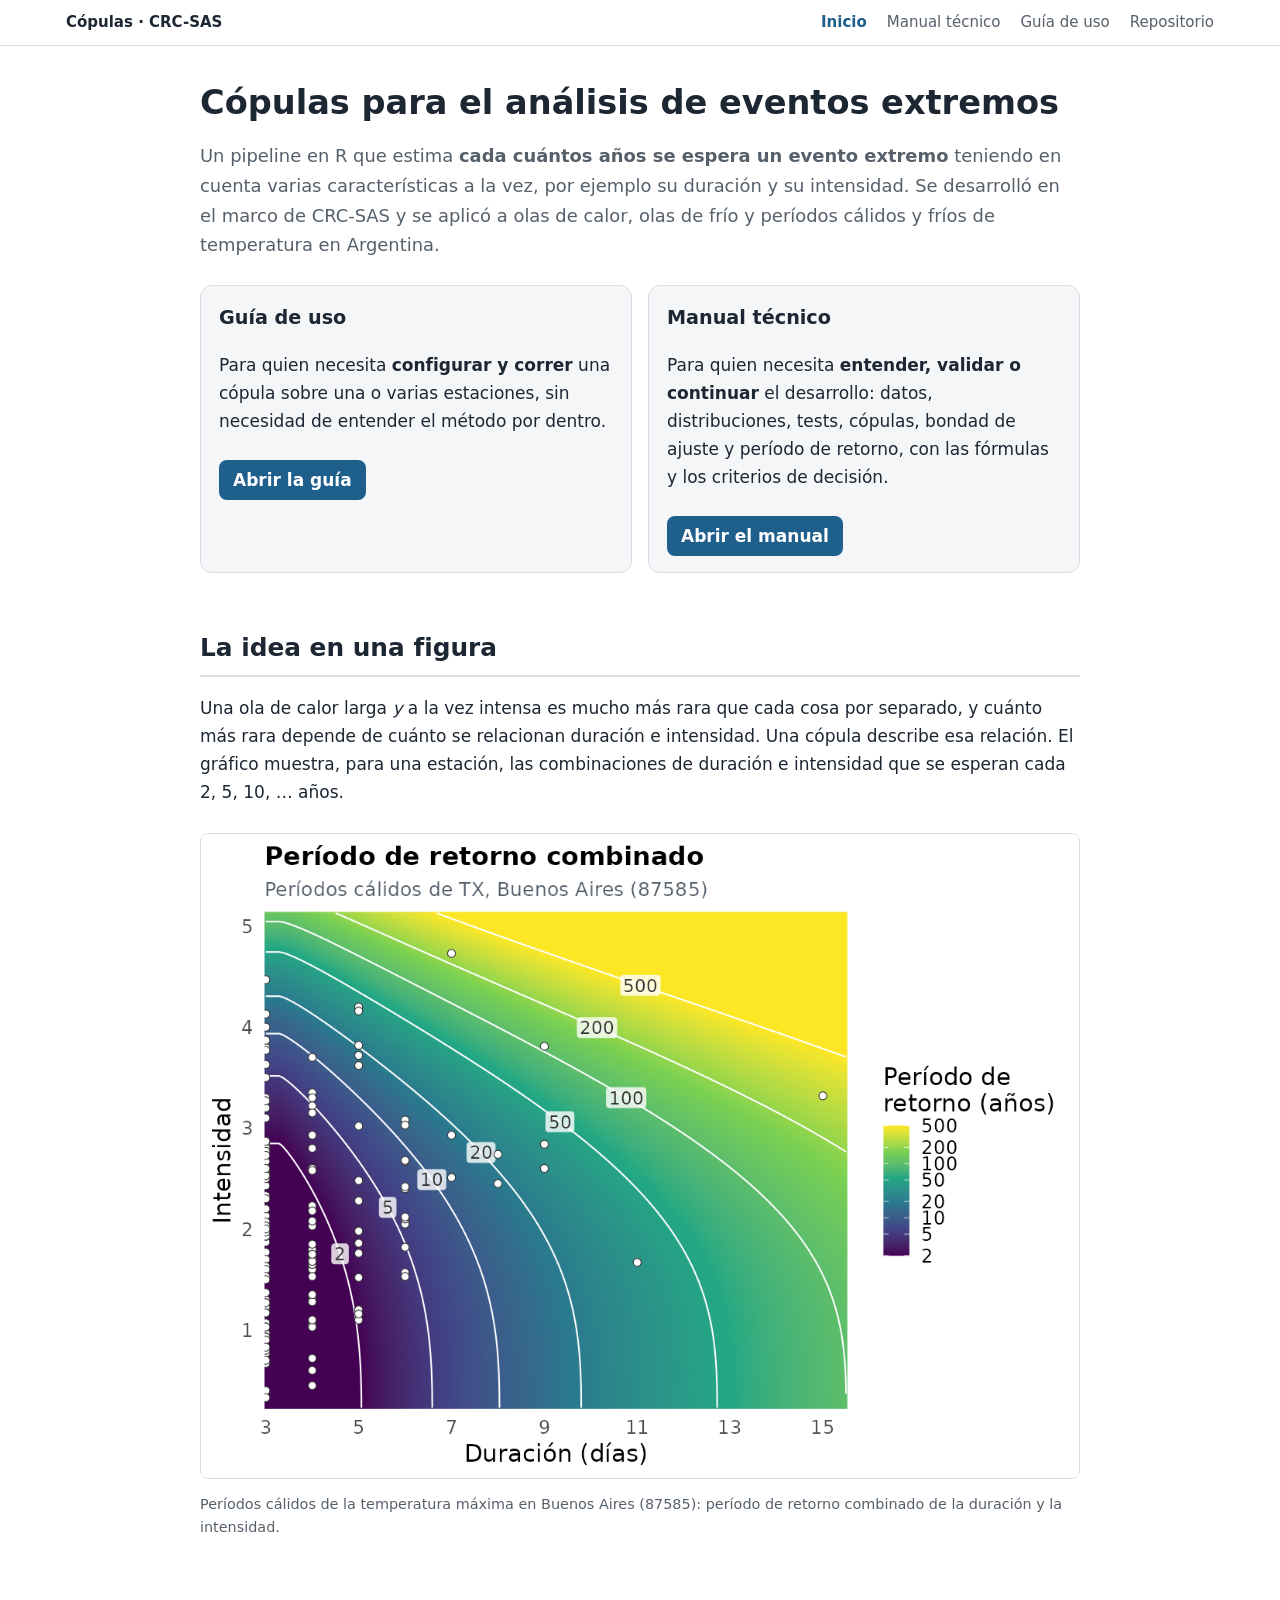
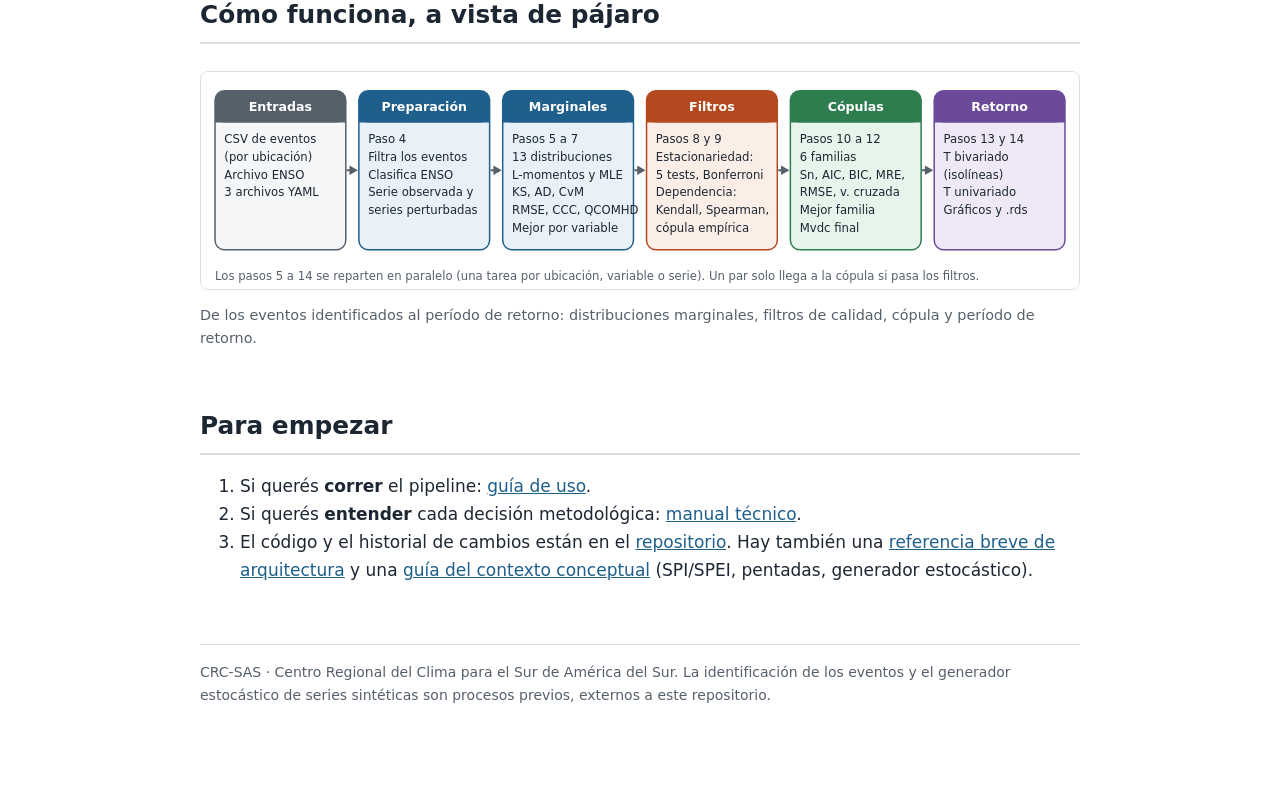
<file: docs/index.html>
<!doctype html>
<html lang="es">
<head>
<meta charset="utf-8">
<meta name="viewport" content="width=device-width, initial-scale=1">
<title>Cópulas para eventos extremos · CRC-SAS</title>
<meta name="description" content="Pipeline de cópulas para estimar el período de retorno combinado de eventos extremos (olas de calor, olas de frío, períodos cálidos y fríos, sequías).">
<link rel="stylesheet" href="assets/estilo.css">
</head>
<body>
<header class="barra"><nav>
  <strong>Cópulas · CRC-SAS</strong>
  <a class="activo" href="index.html">Inicio</a>
  <a href="manual_tecnico.html">Manual técnico</a>
  <a href="guia_de_uso.html">Guía de uso</a>
  <a href="https://github.com/CRC-SAS/copulas">Repositorio</a>
</nav></header>

<div class="pagina">
<main class="solo">
<h1>Cópulas para el análisis de eventos extremos</h1>
<p class="lead">Un pipeline en R que estima <strong>cada cuántos años se espera un evento extremo</strong> teniendo en cuenta varias características a la vez, por ejemplo su duración y su intensidad. Se desarrolló en el marco de CRC-SAS y se aplicó a olas de calor, olas de frío y períodos cálidos y fríos de temperatura en Argentina.</p>

<div class="tarjetas">
  <div class="tarjeta">
    <h3>Guía de uso</h3>
    <p>Para quien necesita <strong>configurar y correr</strong> una cópula sobre una o varias estaciones, sin necesidad de entender el método por dentro.</p>
    <a class="boton" href="guia_de_uso.html">Abrir la guía</a>
  </div>
  <div class="tarjeta">
    <h3>Manual técnico</h3>
    <p>Para quien necesita <strong>entender, validar o continuar</strong> el desarrollo: datos, distribuciones, tests, cópulas, bondad de ajuste y período de retorno, con las fórmulas y los criterios de decisión.</p>
    <a class="boton" href="manual_tecnico.html">Abrir el manual</a>
  </div>
</div>

<h2>La idea en una figura</h2>
<p>Una ola de calor larga <em>y</em> a la vez intensa es mucho más rara que cada cosa por separado, y cuánto más rara depende de cuánto se relacionan duración e intensidad. Una cópula describe esa relación. El gráfico muestra, para una estación, las combinaciones de duración e intensidad que se esperan cada 2, 5, 10, … años.</p>
<figure>
  <img src="assets/img/caso_isolineas_calor.png" alt="Isolíneas de período de retorno combinado en Buenos Aires">
  <figcaption>Períodos cálidos de la temperatura máxima en Buenos Aires (87585): período de retorno combinado de la duración y la intensidad.</figcaption>
</figure>

<h2>Cómo funciona, a vista de pájaro</h2>
<figure>
  <img src="assets/img/flujo_pipeline.svg" alt="Flujo del pipeline en seis etapas">
  <figcaption>De los eventos identificados al período de retorno: distribuciones marginales, filtros de calidad, cópula y período de retorno.</figcaption>
</figure>

<h2>Para empezar</h2>
<ol>
  <li>Si querés <strong>correr</strong> el pipeline: <a href="guia_de_uso.html">guía de uso</a>.</li>
  <li>Si querés <strong>entender</strong> cada decisión metodológica: <a href="manual_tecnico.html">manual técnico</a>.</li>
  <li>El código y el historial de cambios están en el <a href="https://github.com/CRC-SAS/copulas">repositorio</a>. Hay también una <a href="https://github.com/CRC-SAS/copulas/blob/master/docs/arquitectura.md">referencia breve de arquitectura</a> y una <a href="https://github.com/CRC-SAS/copulas/blob/master/docs/guia_video.md">guía del contexto conceptual</a> (SPI/SPEI, pentadas, generador estocástico).</li>
</ol>

<p class="pie">CRC-SAS · Centro Regional del Clima para el Sur de América del Sur. La identificación de los eventos y el generador estocástico de series sintéticas son procesos previos, externos a este repositorio.</p>
</main>
</div>
</body>
</html>
</file>
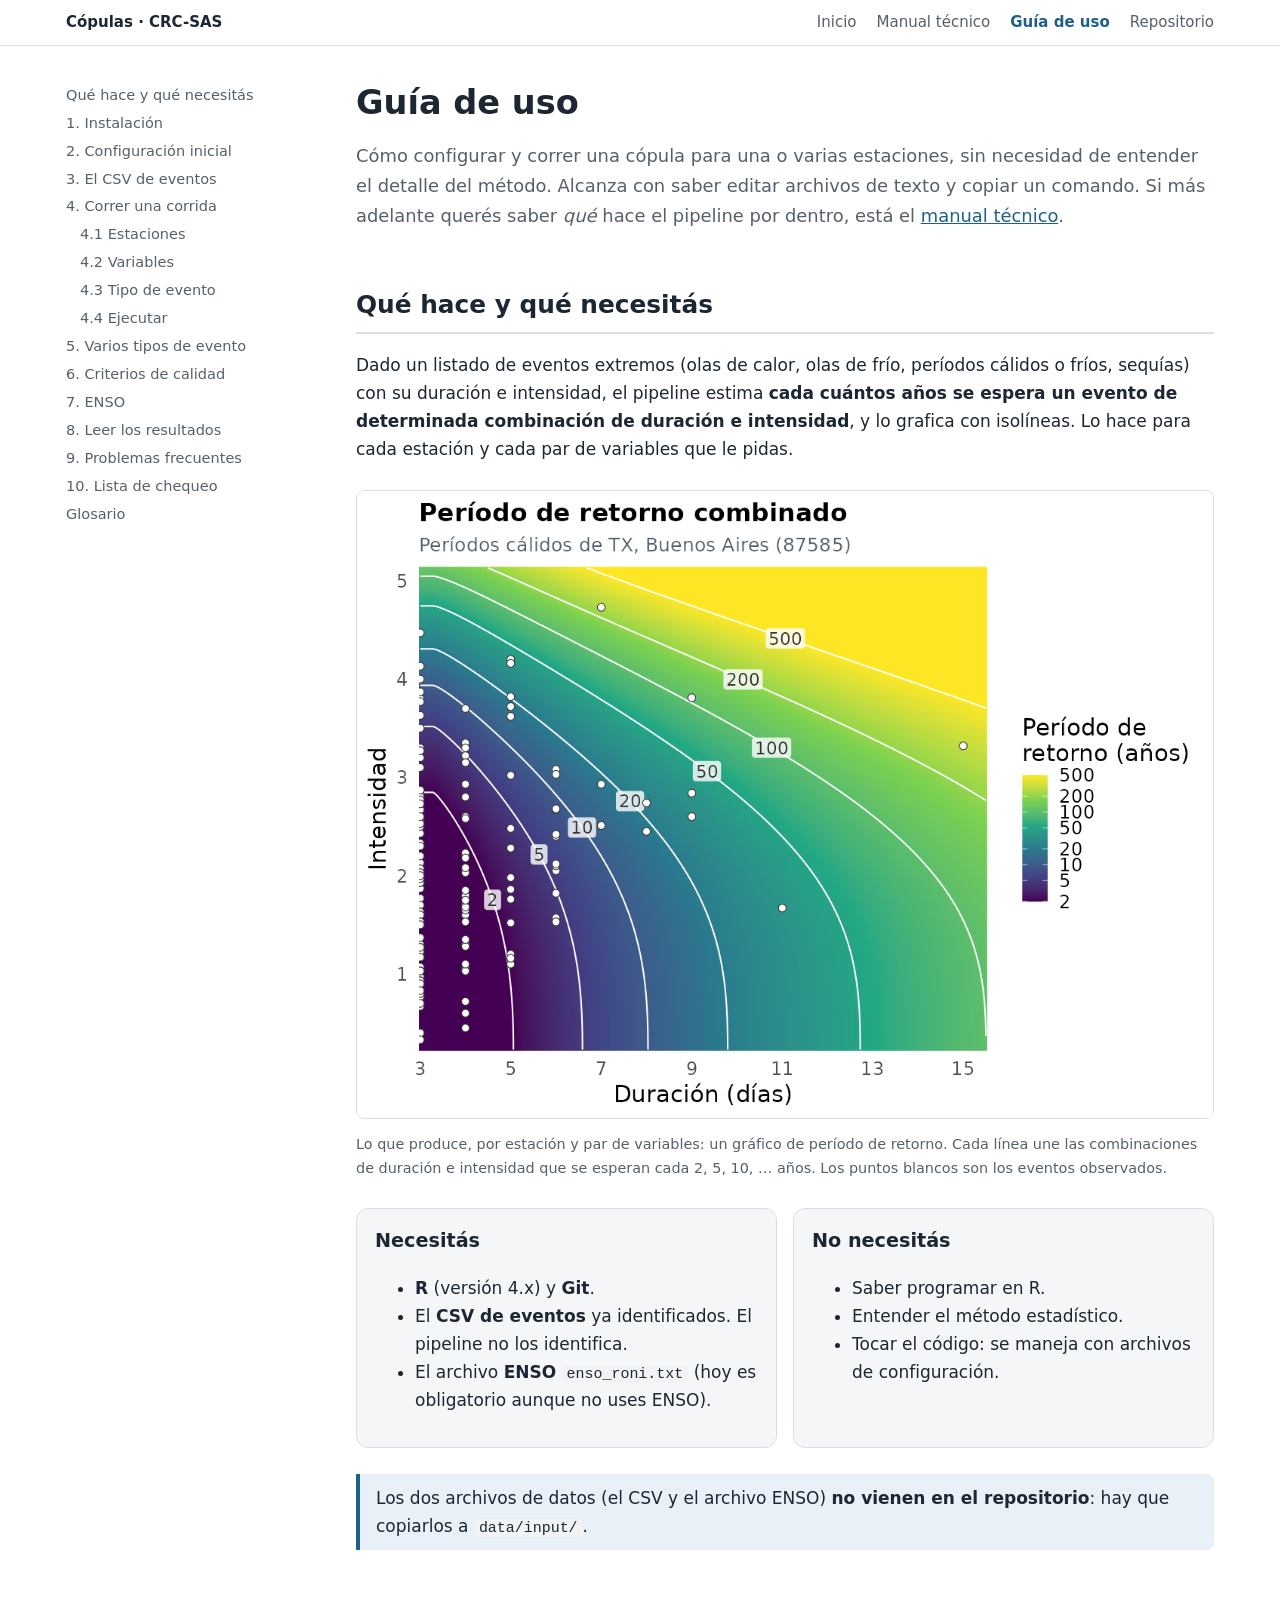
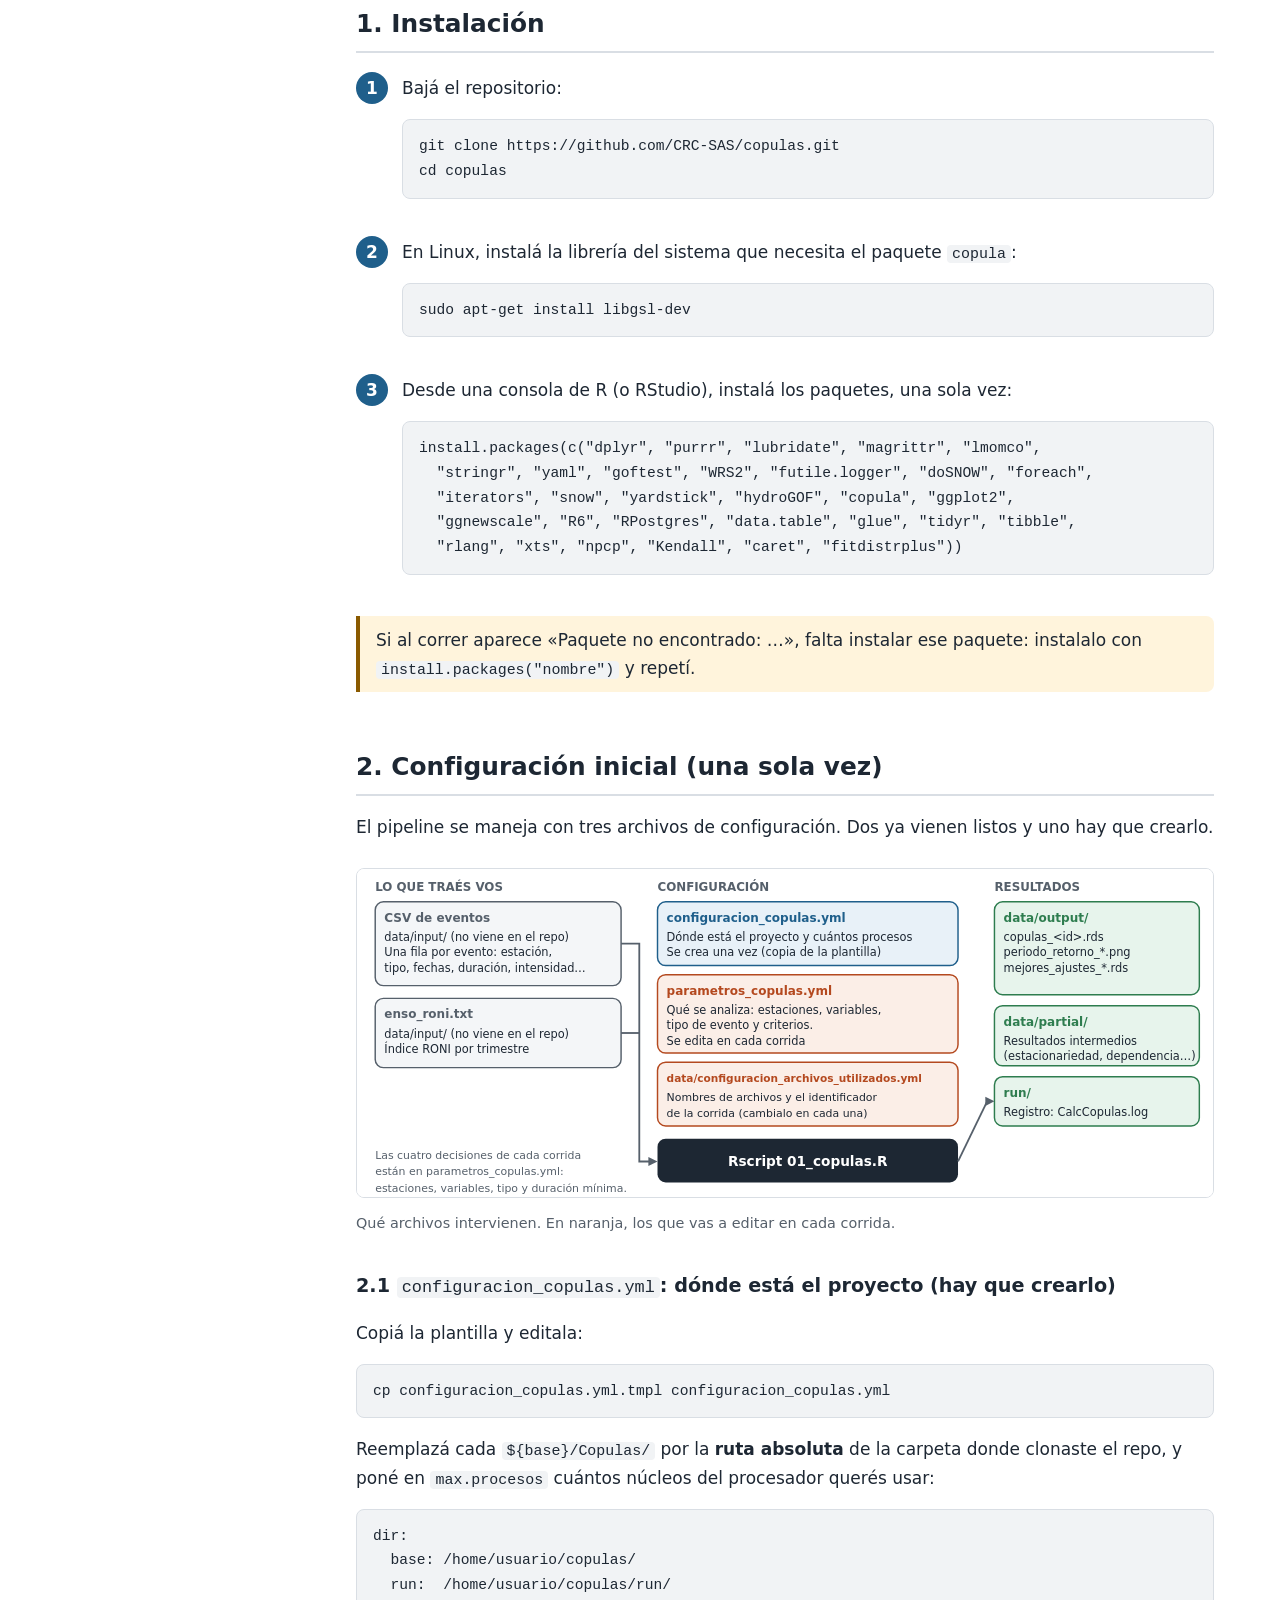
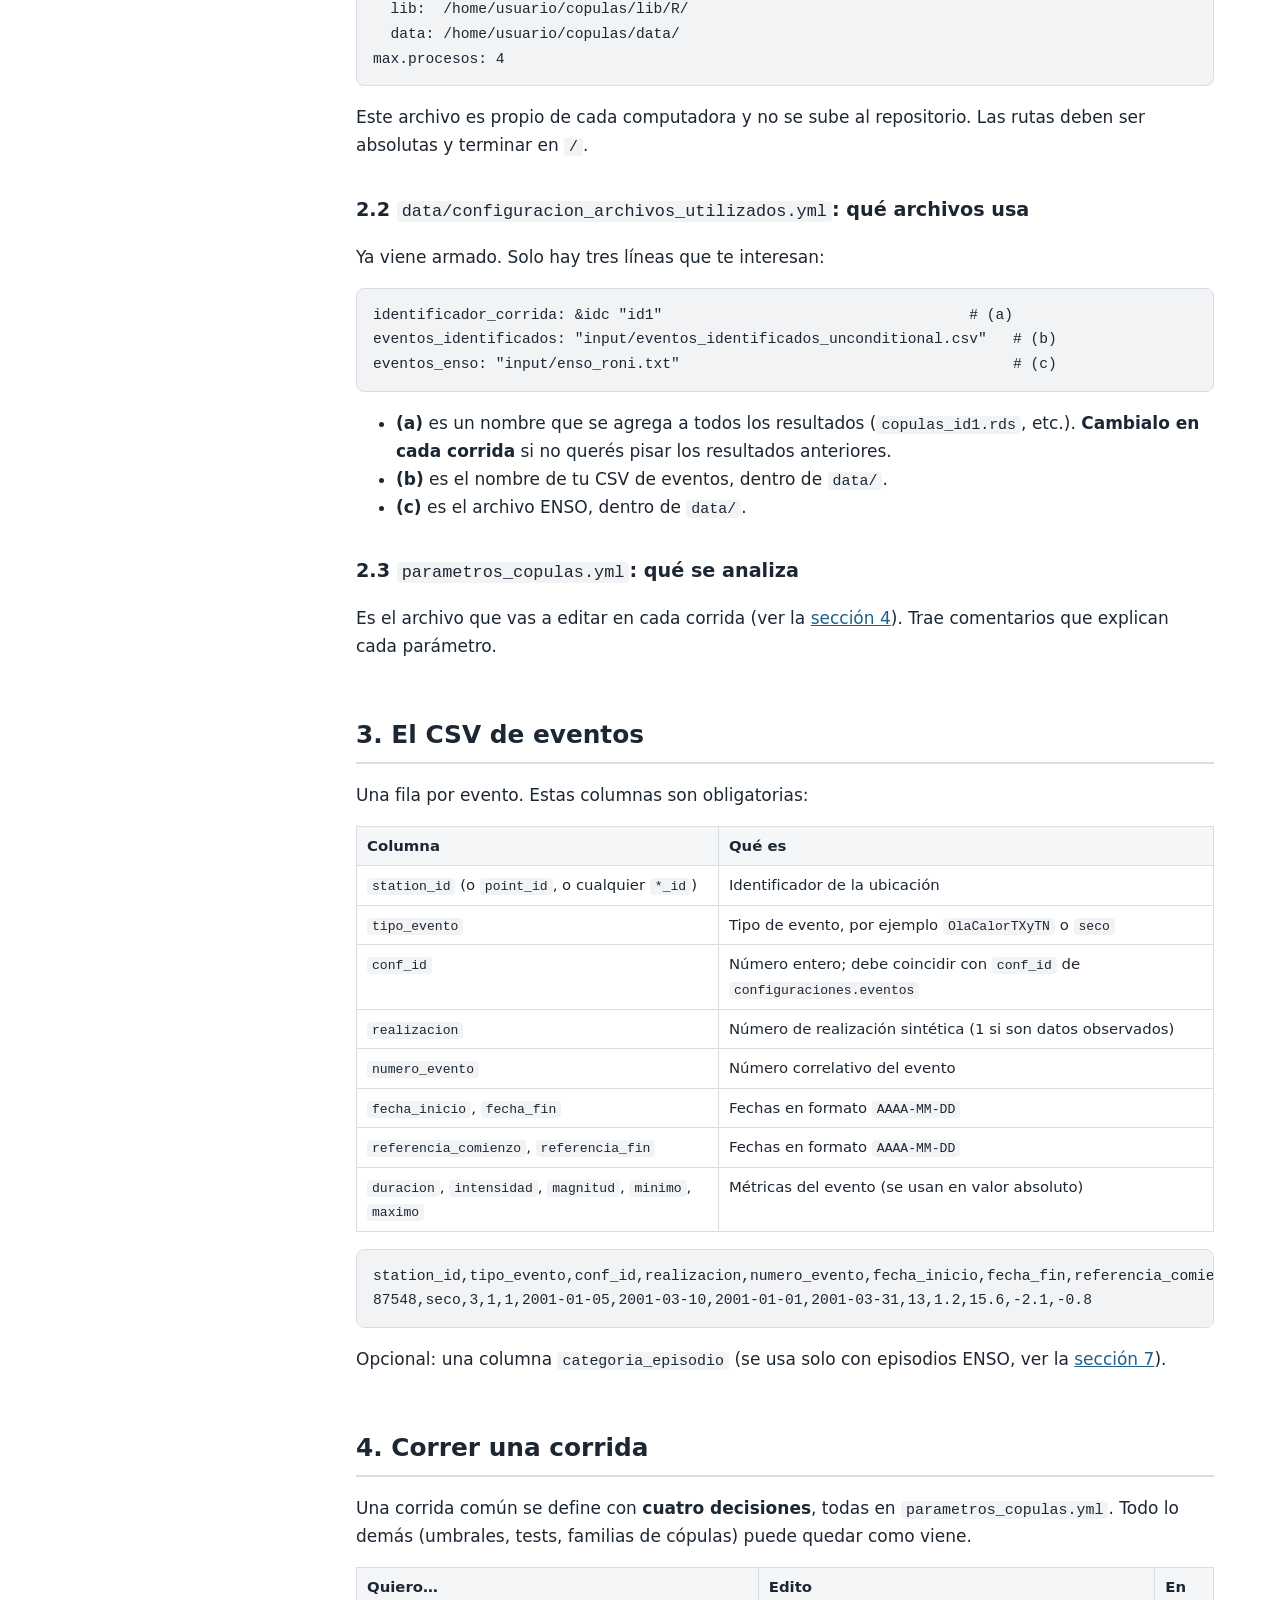
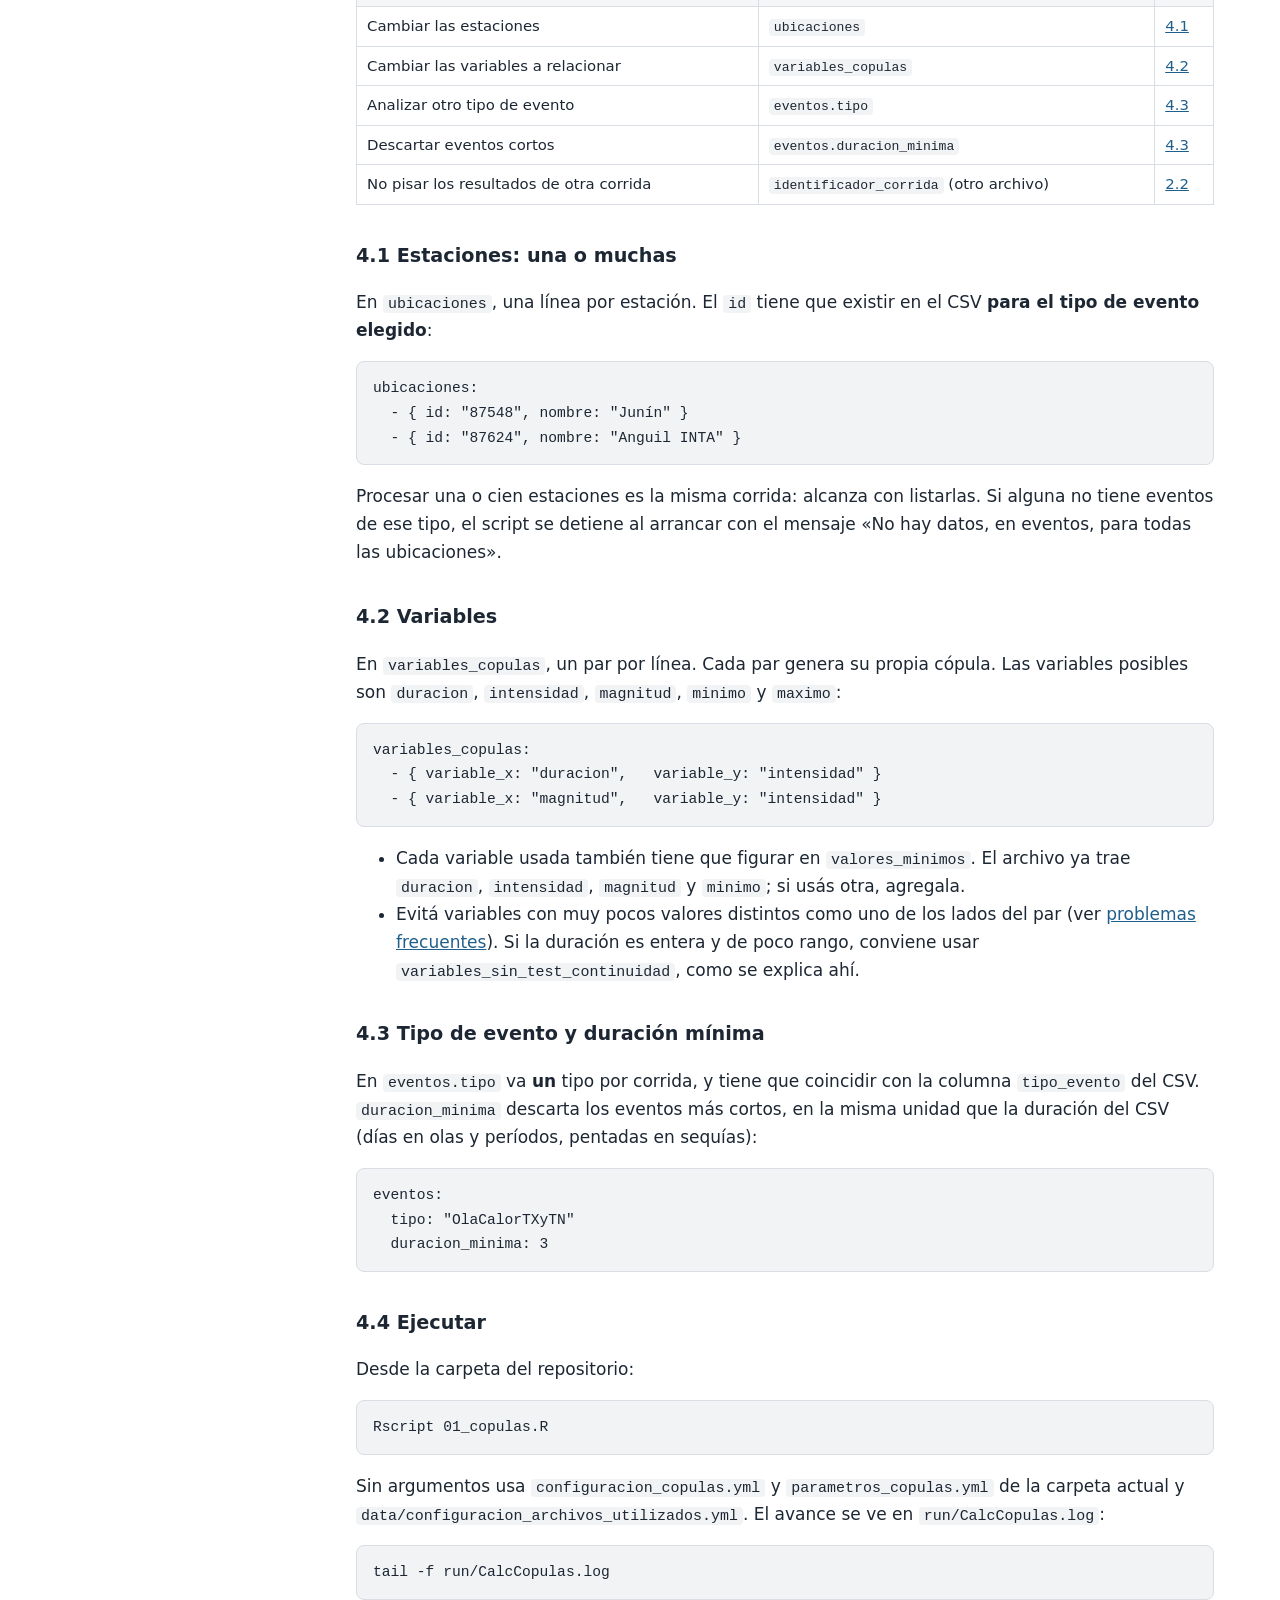
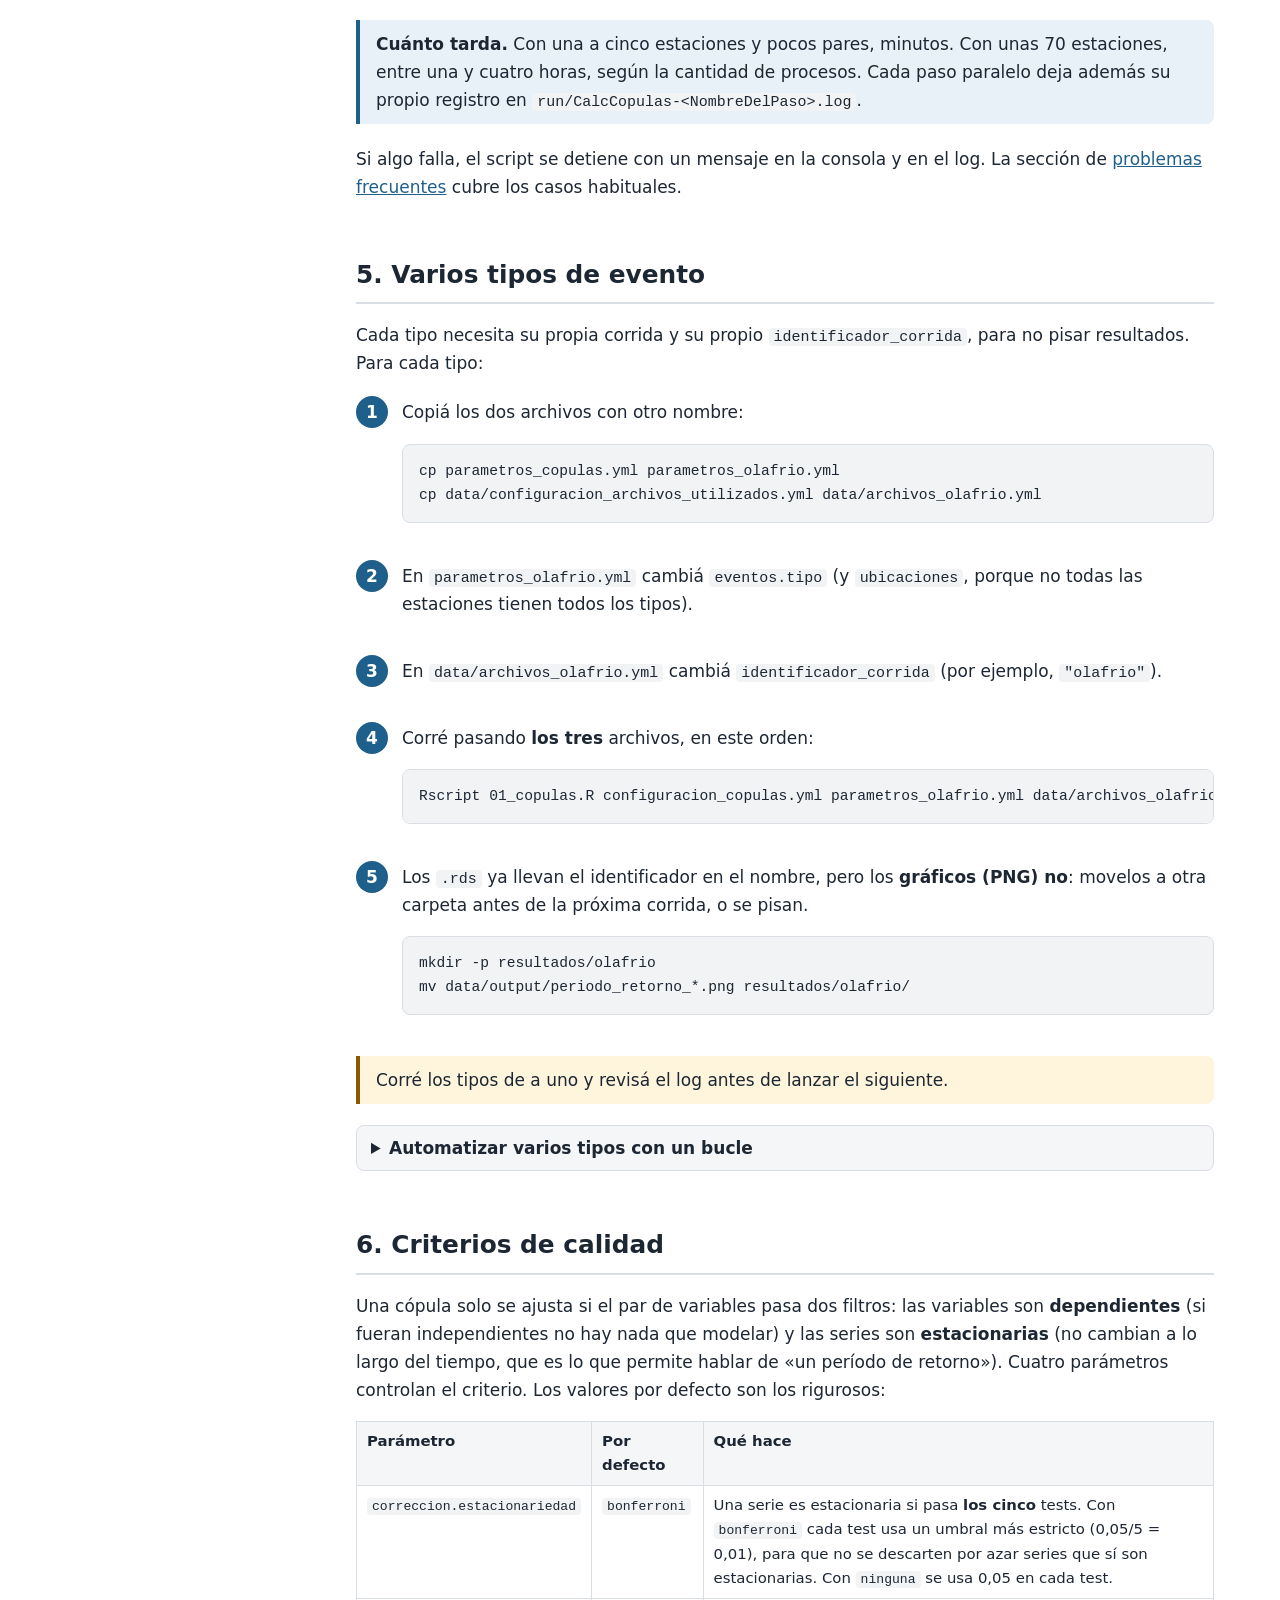
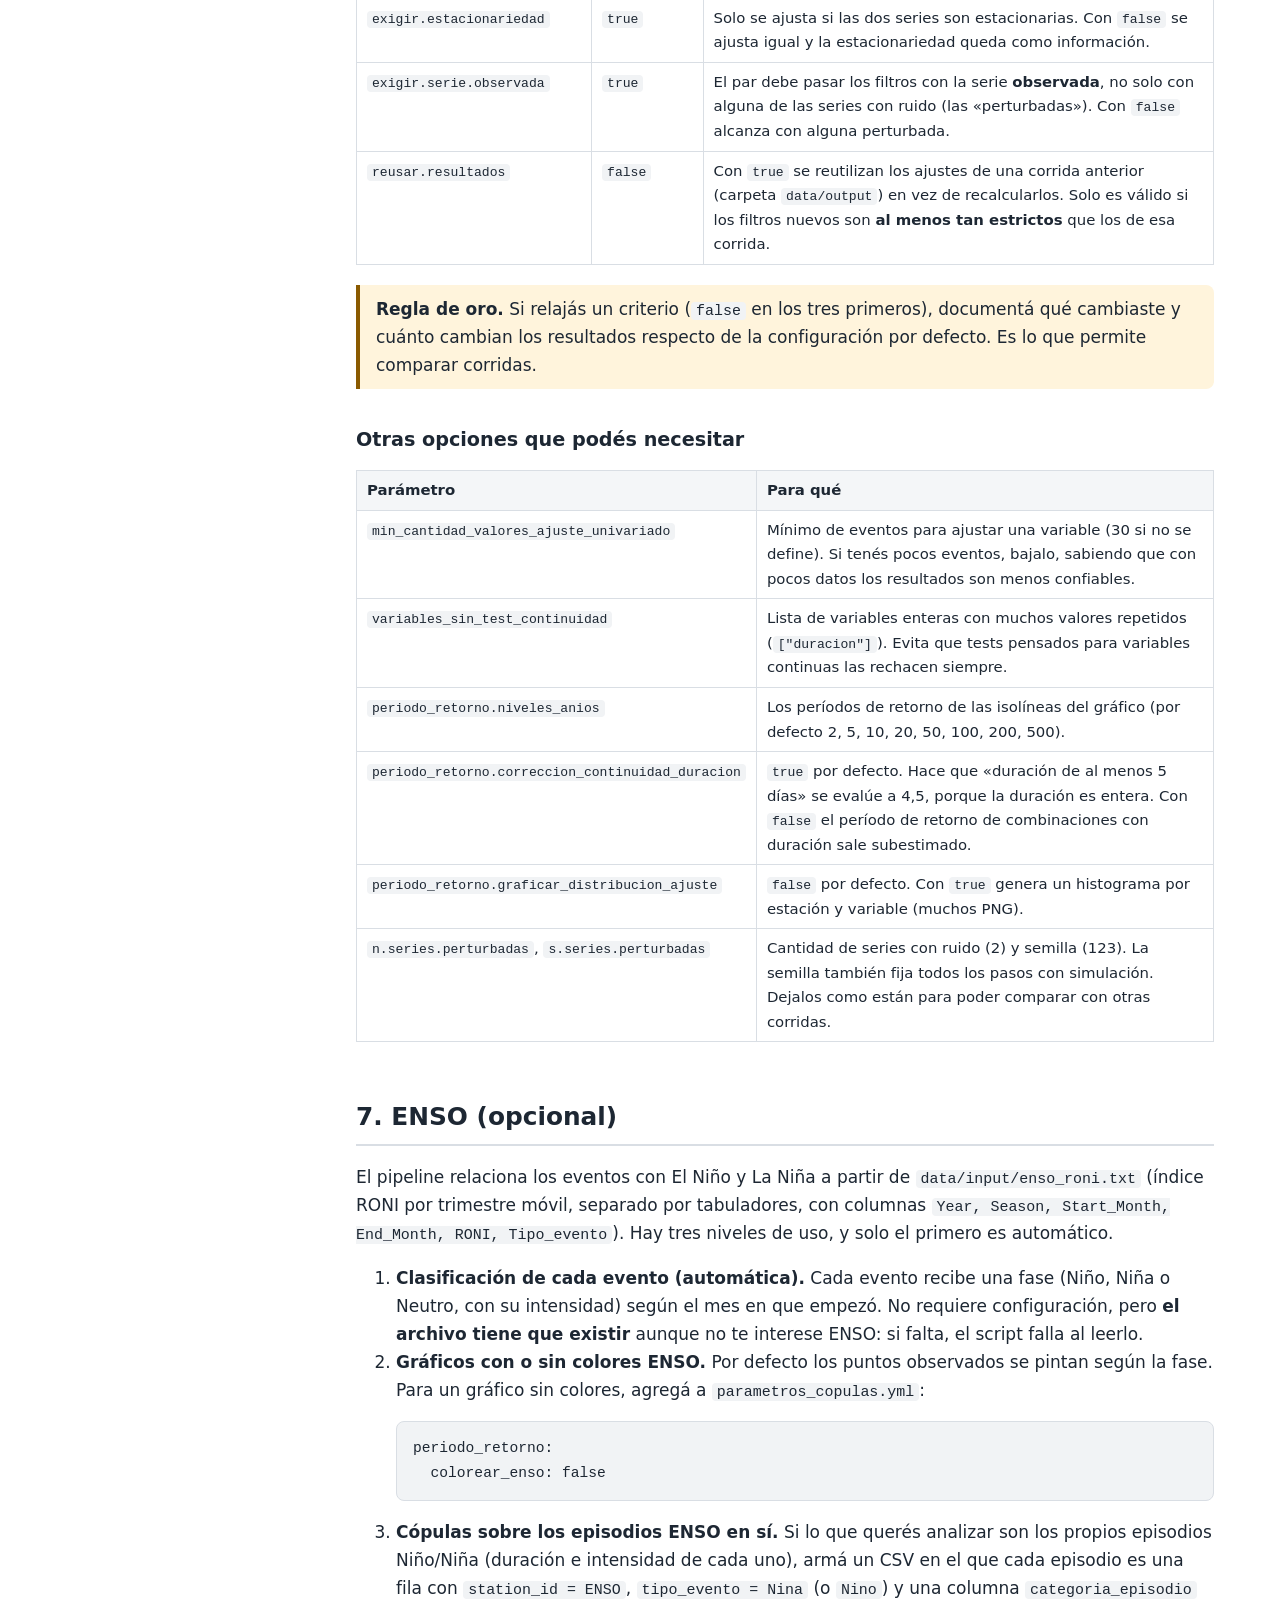
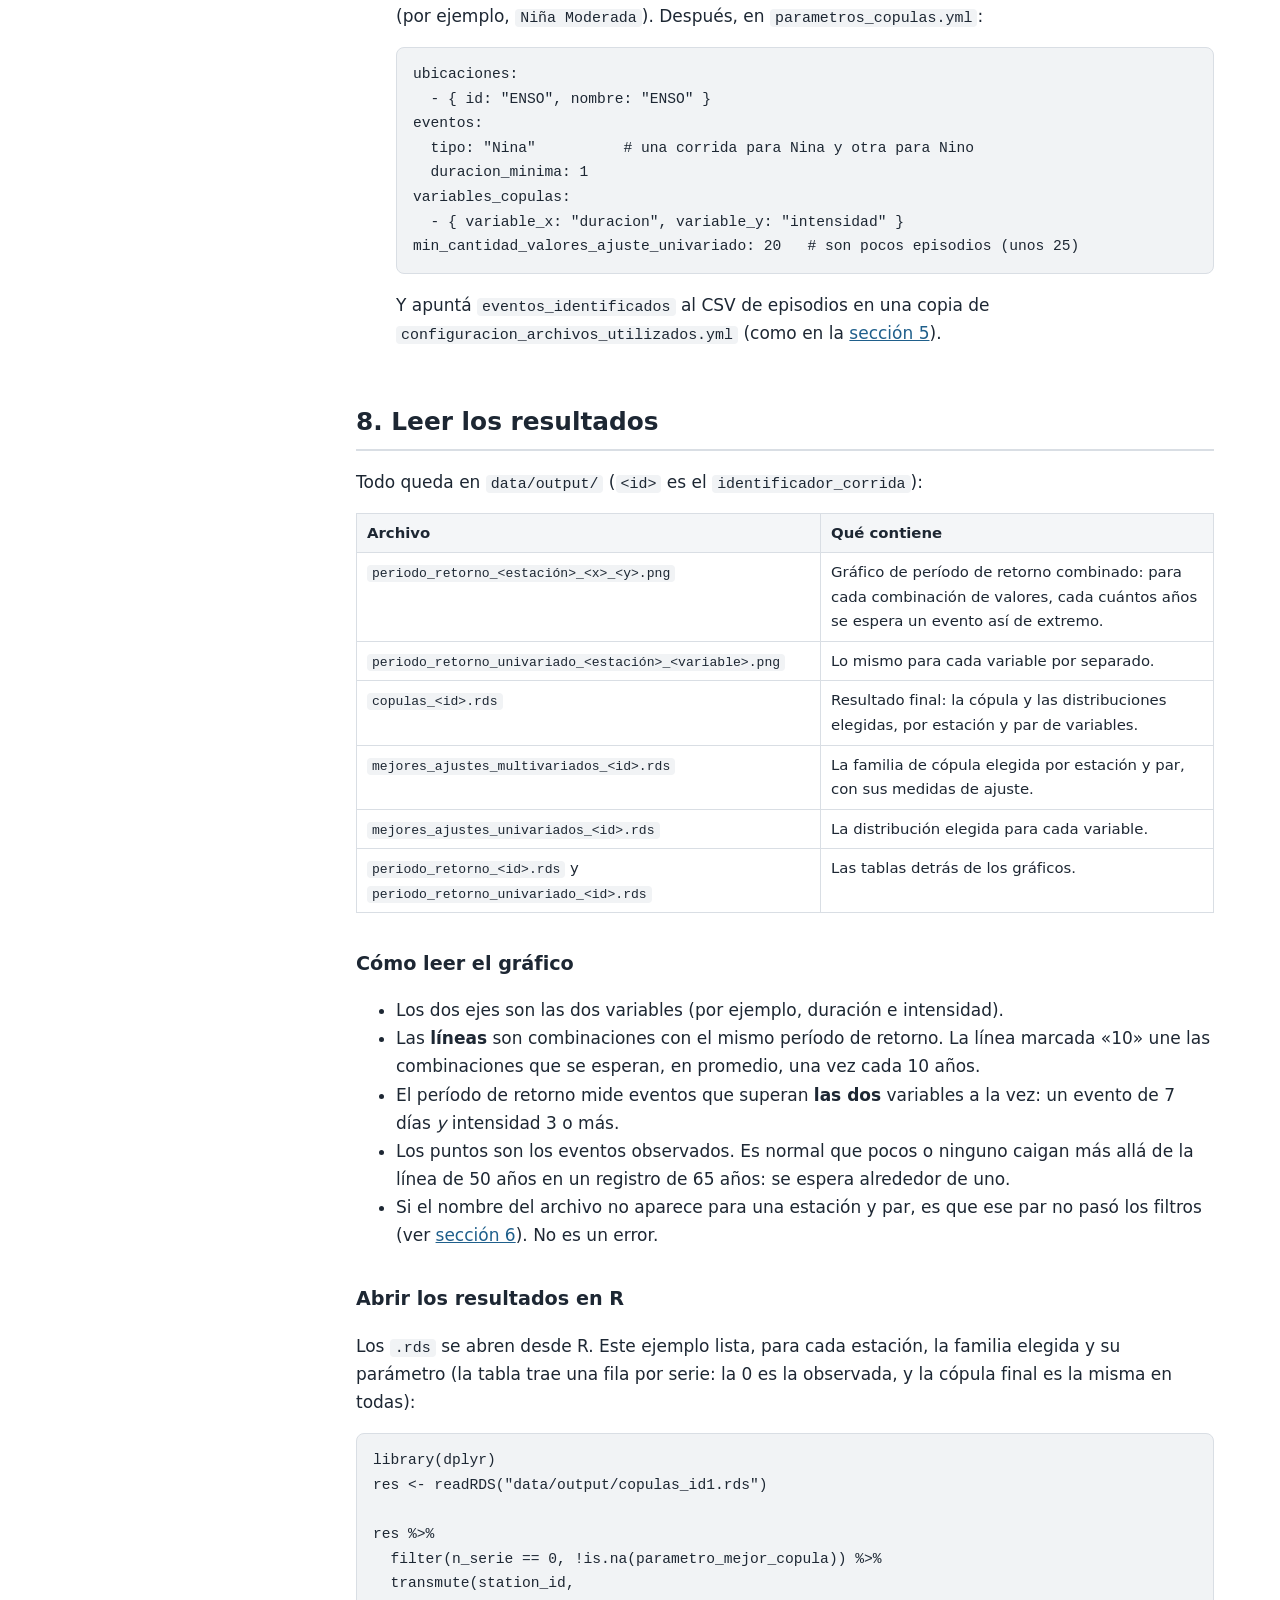
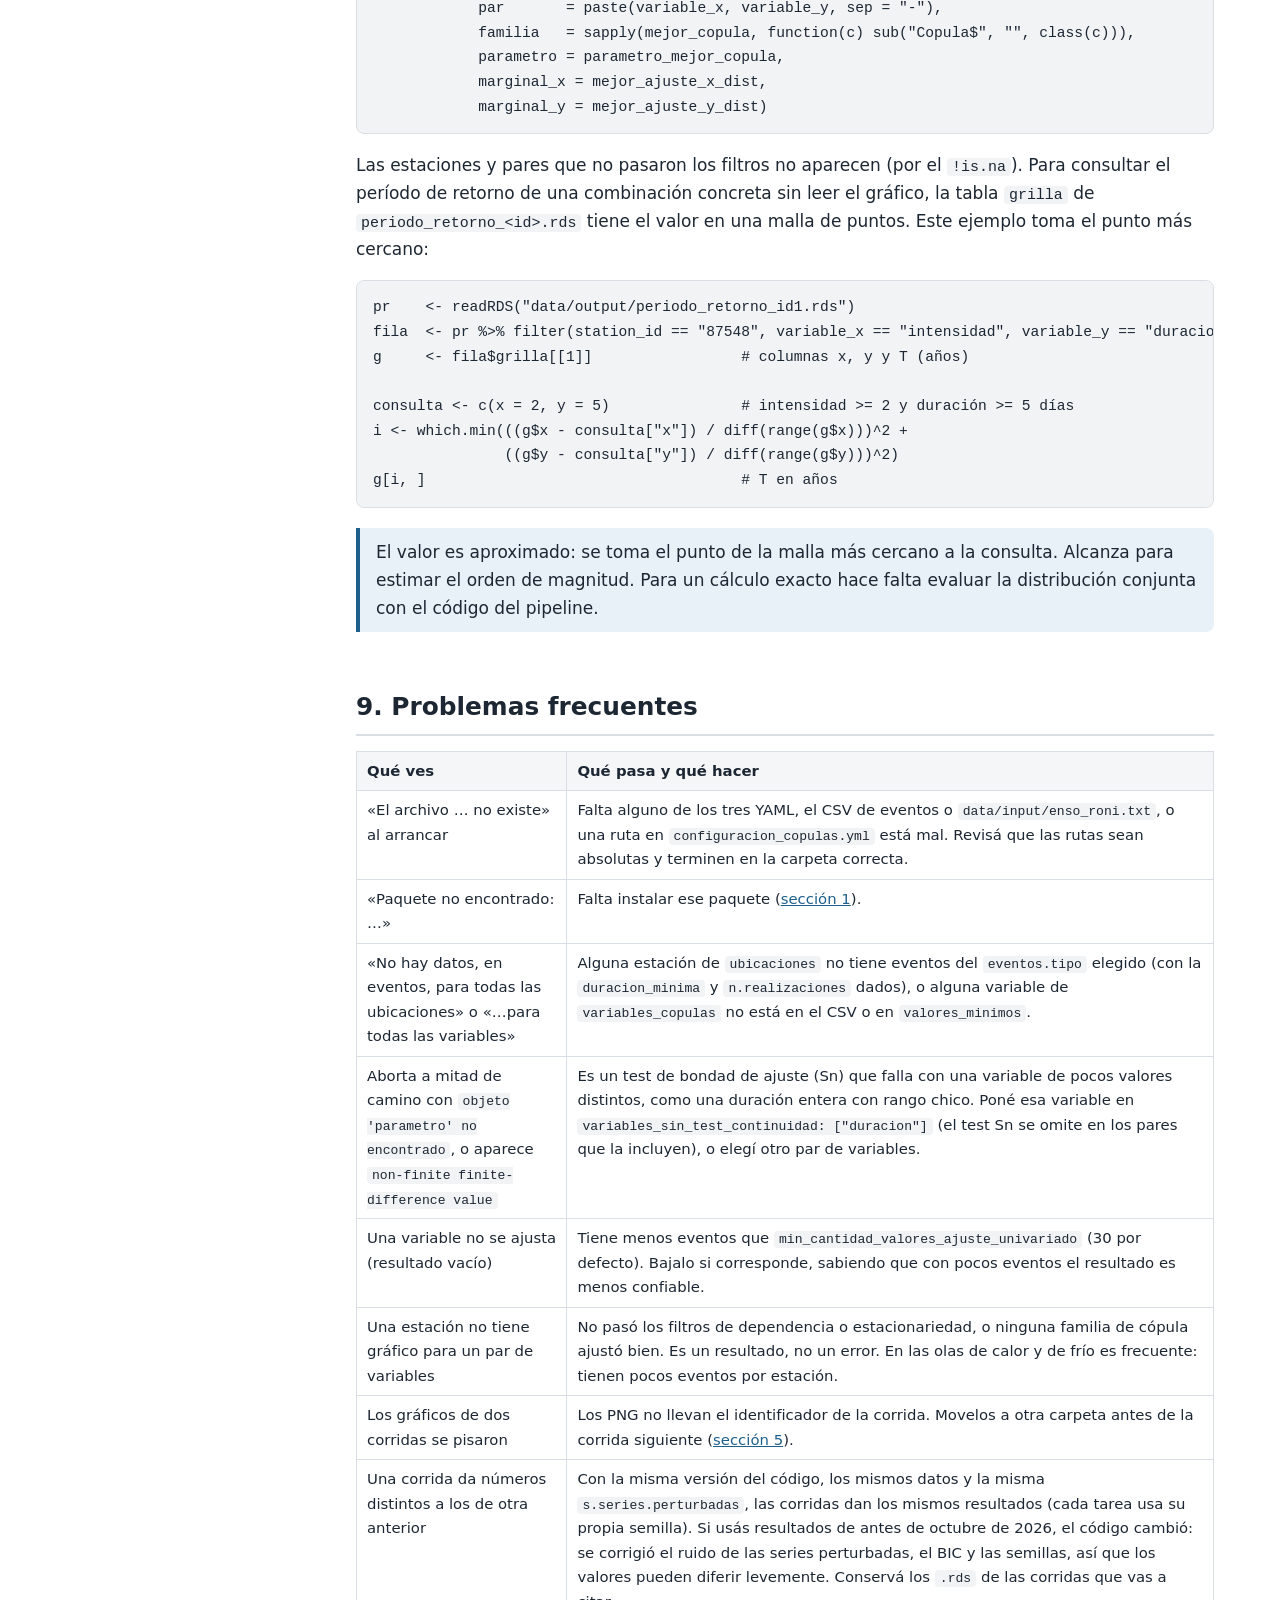
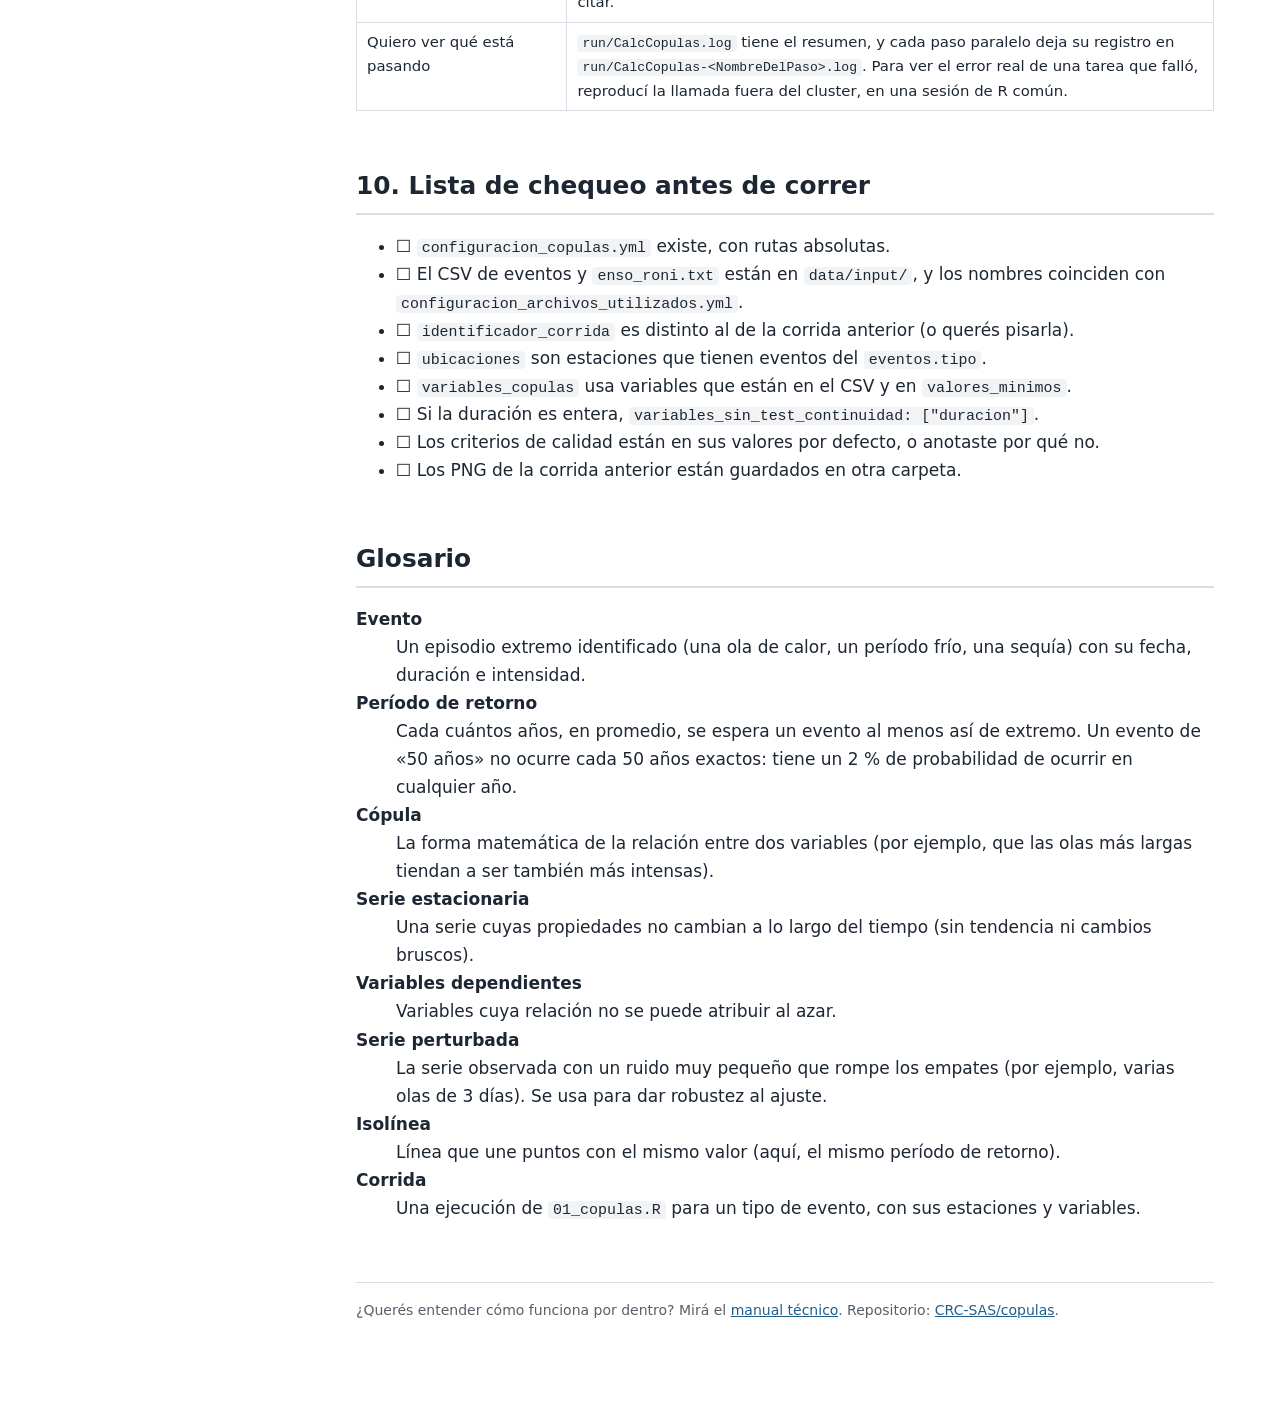
<file: docs/guia_de_uso.html>
<!doctype html>
<html lang="es">
<head>
<meta charset="utf-8">
<meta name="viewport" content="width=device-width, initial-scale=1">
<title>Guía de uso · Cópulas para eventos extremos</title>
<link rel="stylesheet" href="assets/estilo.css">
</head>
<body>
<header class="barra"><nav>
  <strong>Cópulas · CRC-SAS</strong>
  <a href="index.html">Inicio</a>
  <a href="manual_tecnico.html">Manual técnico</a>
  <a class="activo" href="guia_de_uso.html">Guía de uso</a>
  <a href="https://github.com/CRC-SAS/copulas">Repositorio</a>
</nav></header>

<div class="pagina">
<aside class="indice"><ol>
  <li><a href="#que-hace">Qué hace y qué necesitás</a></li>
  <li><a href="#instalar">1. Instalación</a></li>
  <li><a href="#config">2. Configuración inicial</a></li>
  <li><a href="#csv">3. El CSV de eventos</a></li>
  <li><a href="#correr">4. Correr una corrida</a>
    <ul><li><a href="#estaciones">4.1 Estaciones</a></li><li><a href="#variables">4.2 Variables</a></li><li><a href="#tipo">4.3 Tipo de evento</a></li><li><a href="#ejecutar">4.4 Ejecutar</a></li></ul></li>
  <li><a href="#varios">5. Varios tipos de evento</a></li>
  <li><a href="#rigor">6. Criterios de calidad</a></li>
  <li><a href="#enso">7. ENSO</a></li>
  <li><a href="#resultados">8. Leer los resultados</a></li>
  <li><a href="#problemas">9. Problemas frecuentes</a></li>
  <li><a href="#chequeo">10. Lista de chequeo</a></li>
  <li><a href="#glosario">Glosario</a></li>
</ol></aside>

<main>
<h1>Guía de uso</h1>
<p class="lead">Cómo configurar y correr una cópula para una o varias estaciones, sin necesidad de entender el detalle del método. Alcanza con saber editar archivos de texto y copiar un comando. Si más adelante querés saber <em>qué</em> hace el pipeline por dentro, está el <a href="manual_tecnico.html">manual técnico</a>.</p>

<h2 id="que-hace">Qué hace y qué necesitás</h2>
<p>Dado un listado de eventos extremos (olas de calor, olas de frío, períodos cálidos o fríos, sequías) con su duración e intensidad, el pipeline estima <strong>cada cuántos años se espera un evento de determinada combinación de duración e intensidad</strong>, y lo grafica con isolíneas. Lo hace para cada estación y cada par de variables que le pidas.</p>
<figure>
  <img src="assets/img/caso_isolineas_calor.png" alt="Gráfico de isolíneas de período de retorno">
  <figcaption>Lo que produce, por estación y par de variables: un gráfico de período de retorno. Cada línea une las combinaciones de duración e intensidad que se esperan cada 2, 5, 10, … años. Los puntos blancos son los eventos observados.</figcaption>
</figure>

<div class="tarjetas">
  <div class="tarjeta"><h3>Necesitás</h3>
    <ul>
      <li><strong>R</strong> (versión 4.x) y <strong>Git</strong>.</li>
      <li>El <strong>CSV de eventos</strong> ya identificados. El pipeline no los identifica.</li>
      <li>El archivo <strong>ENSO</strong> <code>enso_roni.txt</code> (hoy es obligatorio aunque no uses ENSO).</li>
    </ul></div>
  <div class="tarjeta"><h3>No necesitás</h3>
    <ul>
      <li>Saber programar en R.</li>
      <li>Entender el método estadístico.</li>
      <li>Tocar el código: se maneja con archivos de configuración.</li>
    </ul></div>
</div>

<div class="nota"><p>Los dos archivos de datos (el CSV y el archivo ENSO) <strong>no vienen en el repositorio</strong>: hay que copiarlos a <code>data/input/</code>.</p></div>

<!-- ============================================================ -->
<h2 id="instalar">1. Instalación</h2>
<ol class="pasos">
  <li><p>Bajá el repositorio:</p>
<pre><code>git clone https://github.com/CRC-SAS/copulas.git
cd copulas</code></pre></li>
  <li><p>En Linux, instalá la librería del sistema que necesita el paquete <code>copula</code>:</p>
<pre><code>sudo apt-get install libgsl-dev</code></pre></li>
  <li><p>Desde una consola de R (o RStudio), instalá los paquetes, una sola vez:</p>
<pre><code>install.packages(c("dplyr", "purrr", "lubridate", "magrittr", "lmomco",
  "stringr", "yaml", "goftest", "WRS2", "futile.logger", "doSNOW", "foreach",
  "iterators", "snow", "yardstick", "hydroGOF", "copula", "ggplot2",
  "ggnewscale", "R6", "RPostgres", "data.table", "glue", "tidyr", "tibble",
  "rlang", "xts", "npcp", "Kendall", "caret", "fitdistrplus"))</code></pre></li>
</ol>
<div class="ojo"><p>Si al correr aparece «Paquete no encontrado: …», falta instalar ese paquete: instalalo con <code>install.packages("nombre")</code> y repetí.</p></div>

<!-- ============================================================ -->
<h2 id="config">2. Configuración inicial (una sola vez)</h2>
<p>El pipeline se maneja con tres archivos de configuración. Dos ya vienen listos y uno hay que crearlo.</p>
<figure>
  <img src="assets/img/configuracion_archivos.svg" alt="Archivos que intervienen en una corrida">
  <figcaption>Qué archivos intervienen. En naranja, los que vas a editar en cada corrida.</figcaption>
</figure>

<h3>2.1 <code>configuracion_copulas.yml</code>: dónde está el proyecto (hay que crearlo)</h3>
<p>Copiá la plantilla y editala:</p>
<pre><code>cp configuracion_copulas.yml.tmpl configuracion_copulas.yml</code></pre>
<p>Reemplazá cada <code>${base}/Copulas/</code> por la <strong>ruta absoluta</strong> de la carpeta donde clonaste el repo, y poné en <code>max.procesos</code> cuántos núcleos del procesador querés usar:</p>
<pre><code>dir:
  base: /home/usuario/copulas/
  run:  /home/usuario/copulas/run/
  lib:  /home/usuario/copulas/lib/R/
  data: /home/usuario/copulas/data/
max.procesos: 4</code></pre>
<p>Este archivo es propio de cada computadora y no se sube al repositorio. Las rutas deben ser absolutas y terminar en <code>/</code>.</p>

<h3>2.2 <code>data/configuracion_archivos_utilizados.yml</code>: qué archivos usa</h3>
<p>Ya viene armado. Solo hay tres líneas que te interesan:</p>
<pre><code>identificador_corrida: &amp;idc "id1"                                   # (a)
eventos_identificados: "input/eventos_identificados_unconditional.csv"   # (b)
eventos_enso: "input/enso_roni.txt"                                      # (c)</code></pre>
<ul>
  <li><strong>(a)</strong> es un nombre que se agrega a todos los resultados (<code>copulas_id1.rds</code>, etc.). <strong>Cambialo en cada corrida</strong> si no querés pisar los resultados anteriores.</li>
  <li><strong>(b)</strong> es el nombre de tu CSV de eventos, dentro de <code>data/</code>.</li>
  <li><strong>(c)</strong> es el archivo ENSO, dentro de <code>data/</code>.</li>
</ul>

<h3>2.3 <code>parametros_copulas.yml</code>: qué se analiza</h3>
<p>Es el archivo que vas a editar en cada corrida (ver la <a href="#correr">sección 4</a>). Trae comentarios que explican cada parámetro.</p>

<!-- ============================================================ -->
<h2 id="csv">3. El CSV de eventos</h2>
<p>Una fila por evento. Estas columnas son obligatorias:</p>
<table>
<tr><th>Columna</th><th>Qué es</th></tr>
<tr><td><code>station_id</code> (o <code>point_id</code>, o cualquier <code>*_id</code>)</td><td>Identificador de la ubicación</td></tr>
<tr><td><code>tipo_evento</code></td><td>Tipo de evento, por ejemplo <code>OlaCalorTXyTN</code> o <code>seco</code></td></tr>
<tr><td><code>conf_id</code></td><td>Número entero; debe coincidir con <code>conf_id</code> de <code>configuraciones.eventos</code></td></tr>
<tr><td><code>realizacion</code></td><td>Número de realización sintética (1 si son datos observados)</td></tr>
<tr><td><code>numero_evento</code></td><td>Número correlativo del evento</td></tr>
<tr><td><code>fecha_inicio</code>, <code>fecha_fin</code></td><td>Fechas en formato <code>AAAA-MM-DD</code></td></tr>
<tr><td><code>referencia_comienzo</code>, <code>referencia_fin</code></td><td>Fechas en formato <code>AAAA-MM-DD</code></td></tr>
<tr><td><code>duracion</code>, <code>intensidad</code>, <code>magnitud</code>, <code>minimo</code>, <code>maximo</code></td><td>Métricas del evento (se usan en valor absoluto)</td></tr>
</table>
<pre><code>station_id,tipo_evento,conf_id,realizacion,numero_evento,fecha_inicio,fecha_fin,referencia_comienzo,referencia_fin,duracion,intensidad,magnitud,minimo,maximo
87548,seco,3,1,1,2001-01-05,2001-03-10,2001-01-01,2001-03-31,13,1.2,15.6,-2.1,-0.8</code></pre>
<p>Opcional: una columna <code>categoria_episodio</code> (se usa solo con episodios ENSO, ver la <a href="#enso">sección 7</a>).</p>

<!-- ============================================================ -->
<h2 id="correr">4. Correr una corrida</h2>
<p>Una corrida común se define con <strong>cuatro decisiones</strong>, todas en <code>parametros_copulas.yml</code>. Todo lo demás (umbrales, tests, familias de cópulas) puede quedar como viene.</p>
<table>
<tr><th>Quiero…</th><th>Edito</th><th>En</th></tr>
<tr><td>Cambiar las estaciones</td><td><code>ubicaciones</code></td><td><a href="#estaciones">4.1</a></td></tr>
<tr><td>Cambiar las variables a relacionar</td><td><code>variables_copulas</code></td><td><a href="#variables">4.2</a></td></tr>
<tr><td>Analizar otro tipo de evento</td><td><code>eventos.tipo</code></td><td><a href="#tipo">4.3</a></td></tr>
<tr><td>Descartar eventos cortos</td><td><code>eventos.duracion_minima</code></td><td><a href="#tipo">4.3</a></td></tr>
<tr><td>No pisar los resultados de otra corrida</td><td><code>identificador_corrida</code> (otro archivo)</td><td><a href="#config">2.2</a></td></tr>
</table>

<h3 id="estaciones">4.1 Estaciones: una o muchas</h3>
<p>En <code>ubicaciones</code>, una línea por estación. El <code>id</code> tiene que existir en el CSV <strong>para el tipo de evento elegido</strong>:</p>
<pre><code>ubicaciones:
  - { id: "87548", nombre: "Junín" }
  - { id: "87624", nombre: "Anguil INTA" }</code></pre>
<p>Procesar una o cien estaciones es la misma corrida: alcanza con listarlas. Si alguna no tiene eventos de ese tipo, el script se detiene al arrancar con el mensaje «No hay datos, en eventos, para todas las ubicaciones».</p>

<h3 id="variables">4.2 Variables</h3>
<p>En <code>variables_copulas</code>, un par por línea. Cada par genera su propia cópula. Las variables posibles son <code>duracion</code>, <code>intensidad</code>, <code>magnitud</code>, <code>minimo</code> y <code>maximo</code>:</p>
<pre><code>variables_copulas:
  - { variable_x: "duracion",   variable_y: "intensidad" }
  - { variable_x: "magnitud",   variable_y: "intensidad" }</code></pre>
<ul>
  <li>Cada variable usada también tiene que figurar en <code>valores_minimos</code>. El archivo ya trae <code>duracion</code>, <code>intensidad</code>, <code>magnitud</code> y <code>minimo</code>; si usás otra, agregala.</li>
  <li>Evitá variables con muy pocos valores distintos como uno de los lados del par (ver <a href="#problemas">problemas frecuentes</a>). Si la duración es entera y de poco rango, conviene usar <code>variables_sin_test_continuidad</code>, como se explica ahí.</li>
</ul>

<h3 id="tipo">4.3 Tipo de evento y duración mínima</h3>
<p>En <code>eventos.tipo</code> va <strong>un</strong> tipo por corrida, y tiene que coincidir con la columna <code>tipo_evento</code> del CSV. <code>duracion_minima</code> descarta los eventos más cortos, en la misma unidad que la duración del CSV (días en olas y períodos, pentadas en sequías):</p>
<pre><code>eventos:
  tipo: "OlaCalorTXyTN"
  duracion_minima: 3</code></pre>

<h3 id="ejecutar">4.4 Ejecutar</h3>
<p>Desde la carpeta del repositorio:</p>
<pre><code>Rscript 01_copulas.R</code></pre>
<p>Sin argumentos usa <code>configuracion_copulas.yml</code> y <code>parametros_copulas.yml</code> de la carpeta actual y <code>data/configuracion_archivos_utilizados.yml</code>. El avance se ve en <code>run/CalcCopulas.log</code>:</p>
<pre><code>tail -f run/CalcCopulas.log</code></pre>
<div class="nota"><p><strong>Cuánto tarda.</strong> Con una a cinco estaciones y pocos pares, minutos. Con unas 70 estaciones, entre una y cuatro horas, según la cantidad de procesos. Cada paso paralelo deja además su propio registro en <code>run/CalcCopulas-&lt;NombreDelPaso&gt;.log</code>.</p></div>
<p>Si algo falla, el script se detiene con un mensaje en la consola y en el log. La sección de <a href="#problemas">problemas frecuentes</a> cubre los casos habituales.</p>

<!-- ============================================================ -->
<h2 id="varios">5. Varios tipos de evento</h2>
<p>Cada tipo necesita su propia corrida y su propio <code>identificador_corrida</code>, para no pisar resultados. Para cada tipo:</p>
<ol class="pasos">
  <li><p>Copiá los dos archivos con otro nombre:</p>
<pre><code>cp parametros_copulas.yml parametros_olafrio.yml
cp data/configuracion_archivos_utilizados.yml data/archivos_olafrio.yml</code></pre></li>
  <li><p>En <code>parametros_olafrio.yml</code> cambiá <code>eventos.tipo</code> (y <code>ubicaciones</code>, porque no todas las estaciones tienen todos los tipos).</p></li>
  <li><p>En <code>data/archivos_olafrio.yml</code> cambiá <code>identificador_corrida</code> (por ejemplo, <code>"olafrio"</code>).</p></li>
  <li><p>Corré pasando <strong>los tres</strong> archivos, en este orden:</p>
<pre><code>Rscript 01_copulas.R configuracion_copulas.yml parametros_olafrio.yml data/archivos_olafrio.yml</code></pre></li>
  <li><p>Los <code>.rds</code> ya llevan el identificador en el nombre, pero los <strong>gráficos (PNG) no</strong>: movelos a otra carpeta antes de la próxima corrida, o se pisan.</p>
<pre><code>mkdir -p resultados/olafrio
mv data/output/periodo_retorno_*.png resultados/olafrio/</code></pre></li>
</ol>
<div class="ojo"><p>Corré los tipos de a uno y revisá el log antes de lanzar el siguiente.</p></div>

<details><summary>Automatizar varios tipos con un bucle</summary>
<p>Si todos los tipos usan las mismas estaciones, se puede encadenar. Este ejemplo toma <code>parametros_copulas.yml</code> como base y cambia solo el tipo y el identificador. Probalo primero con un tipo.</p>
<pre><code>for tipo in OlaCalorTXyTN OlaFrioTXyTN; do
  idc=$(echo "$tipo" | tr 'A-Z' 'a-z')
  sed "s/^  tipo: .*/  tipo: \"$tipo\"/" parametros_copulas.yml &gt; parametros_$idc.yml
  sed "s/^identificador_corrida: &amp;idc .*/identificador_corrida: \&amp;idc \"$idc\"/" \
      data/configuracion_archivos_utilizados.yml &gt; data/archivos_$idc.yml
  Rscript 01_copulas.R configuracion_copulas.yml parametros_$idc.yml data/archivos_$idc.yml
  mkdir -p resultados/$idc
  mv data/output/periodo_retorno_*.png resultados/$idc/
done</code></pre>
</details>

<!-- ============================================================ -->
<h2 id="rigor">6. Criterios de calidad</h2>
<p>Una cópula solo se ajusta si el par de variables pasa dos filtros: las variables son <strong>dependientes</strong> (si fueran independientes no hay nada que modelar) y las series son <strong>estacionarias</strong> (no cambian a lo largo del tiempo, que es lo que permite hablar de «un período de retorno»). Cuatro parámetros controlan el criterio. Los valores por defecto son los rigurosos:</p>
<table>
<tr><th>Parámetro</th><th>Por defecto</th><th>Qué hace</th></tr>
<tr><td><code>correccion.estacionariedad</code></td><td><code>bonferroni</code></td><td>Una serie es estacionaria si pasa <strong>los cinco</strong> tests. Con <code>bonferroni</code> cada test usa un umbral más estricto (0,05/5 = 0,01), para que no se descarten por azar series que sí son estacionarias. Con <code>ninguna</code> se usa 0,05 en cada test.</td></tr>
<tr><td><code>exigir.estacionariedad</code></td><td><code>true</code></td><td>Solo se ajusta si las dos series son estacionarias. Con <code>false</code> se ajusta igual y la estacionariedad queda como información.</td></tr>
<tr><td><code>exigir.serie.observada</code></td><td><code>true</code></td><td>El par debe pasar los filtros con la serie <strong>observada</strong>, no solo con alguna de las series con ruido (las «perturbadas»). Con <code>false</code> alcanza con alguna perturbada.</td></tr>
<tr><td><code>reusar.resultados</code></td><td><code>false</code></td><td>Con <code>true</code> se reutilizan los ajustes de una corrida anterior (carpeta <code>data/output</code>) en vez de recalcularlos. Solo es válido si los filtros nuevos son <strong>al menos tan estrictos</strong> que los de esa corrida.</td></tr>
</table>
<div class="ojo"><p><strong>Regla de oro.</strong> Si relajás un criterio (<code>false</code> en los tres primeros), documentá qué cambiaste y cuánto cambian los resultados respecto de la configuración por defecto. Es lo que permite comparar corridas.</p></div>

<h3>Otras opciones que podés necesitar</h3>
<table>
<tr><th>Parámetro</th><th>Para qué</th></tr>
<tr><td><code>min_cantidad_valores_ajuste_univariado</code></td><td>Mínimo de eventos para ajustar una variable (30 si no se define). Si tenés pocos eventos, bajalo, sabiendo que con pocos datos los resultados son menos confiables.</td></tr>
<tr><td><code>variables_sin_test_continuidad</code></td><td>Lista de variables enteras con muchos valores repetidos (<code>["duracion"]</code>). Evita que tests pensados para variables continuas las rechacen siempre.</td></tr>
<tr><td><code>periodo_retorno.niveles_anios</code></td><td>Los períodos de retorno de las isolíneas del gráfico (por defecto 2, 5, 10, 20, 50, 100, 200, 500).</td></tr>
<tr><td><code>periodo_retorno.correccion_continuidad_duracion</code></td><td><code>true</code> por defecto. Hace que «duración de al menos 5 días» se evalúe a 4,5, porque la duración es entera. Con <code>false</code> el período de retorno de combinaciones con duración sale subestimado.</td></tr>
<tr><td><code>periodo_retorno.graficar_distribucion_ajuste</code></td><td><code>false</code> por defecto. Con <code>true</code> genera un histograma por estación y variable (muchos PNG).</td></tr>
<tr><td><code>n.series.perturbadas</code>, <code>s.series.perturbadas</code></td><td>Cantidad de series con ruido (2) y semilla (123). La semilla también fija todos los pasos con simulación. Dejalos como están para poder comparar con otras corridas.</td></tr>
</table>

<!-- ============================================================ -->
<h2 id="enso">7. ENSO (opcional)</h2>
<p>El pipeline relaciona los eventos con El Niño y La Niña a partir de <code>data/input/enso_roni.txt</code> (índice RONI por trimestre móvil, separado por tabuladores, con columnas <code>Year, Season, Start_Month, End_Month, RONI, Tipo_evento</code>). Hay tres niveles de uso, y solo el primero es automático.</p>
<ol>
  <li><strong>Clasificación de cada evento (automática).</strong> Cada evento recibe una fase (Niño, Niña o Neutro, con su intensidad) según el mes en que empezó. No requiere configuración, pero <strong>el archivo tiene que existir</strong> aunque no te interese ENSO: si falta, el script falla al leerlo.</li>
  <li><strong>Gráficos con o sin colores ENSO.</strong> Por defecto los puntos observados se pintan según la fase. Para un gráfico sin colores, agregá a <code>parametros_copulas.yml</code>:
<pre><code>periodo_retorno:
  colorear_enso: false</code></pre></li>
  <li><strong>Cópulas sobre los episodios ENSO en sí.</strong> Si lo que querés analizar son los propios episodios Niño/Niña (duración e intensidad de cada uno), armá un CSV en el que cada episodio es una fila con <code>station_id = ENSO</code>, <code>tipo_evento = Nina</code> (o <code>Nino</code>) y una columna <code>categoria_episodio</code> (por ejemplo, <code>Niña Moderada</code>). Después, en <code>parametros_copulas.yml</code>:
<pre><code>ubicaciones:
  - { id: "ENSO", nombre: "ENSO" }
eventos:
  tipo: "Nina"          # una corrida para Nina y otra para Nino
  duracion_minima: 1
variables_copulas:
  - { variable_x: "duracion", variable_y: "intensidad" }
min_cantidad_valores_ajuste_univariado: 20   # son pocos episodios (unos 25)</code></pre>
  Y apuntá <code>eventos_identificados</code> al CSV de episodios en una copia de <code>configuracion_archivos_utilizados.yml</code> (como en la <a href="#varios">sección 5</a>).</li>
</ol>

<!-- ============================================================ -->
<h2 id="resultados">8. Leer los resultados</h2>
<p>Todo queda en <code>data/output/</code> (<code>&lt;id&gt;</code> es el <code>identificador_corrida</code>):</p>
<table>
<tr><th>Archivo</th><th>Qué contiene</th></tr>
<tr><td><code>periodo_retorno_&lt;estación&gt;_&lt;x&gt;_&lt;y&gt;.png</code></td><td>Gráfico de período de retorno combinado: para cada combinación de valores, cada cuántos años se espera un evento así de extremo.</td></tr>
<tr><td><code>periodo_retorno_univariado_&lt;estación&gt;_&lt;variable&gt;.png</code></td><td>Lo mismo para cada variable por separado.</td></tr>
<tr><td><code>copulas_&lt;id&gt;.rds</code></td><td>Resultado final: la cópula y las distribuciones elegidas, por estación y par de variables.</td></tr>
<tr><td><code>mejores_ajustes_multivariados_&lt;id&gt;.rds</code></td><td>La familia de cópula elegida por estación y par, con sus medidas de ajuste.</td></tr>
<tr><td><code>mejores_ajustes_univariados_&lt;id&gt;.rds</code></td><td>La distribución elegida para cada variable.</td></tr>
<tr><td><code>periodo_retorno_&lt;id&gt;.rds</code> y <code>periodo_retorno_univariado_&lt;id&gt;.rds</code></td><td>Las tablas detrás de los gráficos.</td></tr>
</table>

<h3>Cómo leer el gráfico</h3>
<ul>
  <li>Los dos ejes son las dos variables (por ejemplo, duración e intensidad).</li>
  <li>Las <strong>líneas</strong> son combinaciones con el mismo período de retorno. La línea marcada «10» une las combinaciones que se esperan, en promedio, una vez cada 10 años.</li>
  <li>El período de retorno mide eventos que superan <strong>las dos</strong> variables a la vez: un evento de 7 días <em>y</em> intensidad 3 o más.</li>
  <li>Los puntos son los eventos observados. Es normal que pocos o ninguno caigan más allá de la línea de 50 años en un registro de 65 años: se espera alrededor de uno.</li>
  <li>Si el nombre del archivo no aparece para una estación y par, es que ese par no pasó los filtros (ver <a href="#rigor">sección 6</a>). No es un error.</li>
</ul>

<h3>Abrir los resultados en R</h3>
<p>Los <code>.rds</code> se abren desde R. Este ejemplo lista, para cada estación, la familia elegida y su parámetro (la tabla trae una fila por serie: la 0 es la observada, y la cópula final es la misma en todas):</p>
<pre><code>library(dplyr)
res &lt;- readRDS("data/output/copulas_id1.rds")

res %&gt;%
  filter(n_serie == 0, !is.na(parametro_mejor_copula)) %&gt;%
  transmute(station_id,
            par       = paste(variable_x, variable_y, sep = "-"),
            familia   = sapply(mejor_copula, function(c) sub("Copula$", "", class(c))),
            parametro = parametro_mejor_copula,
            marginal_x = mejor_ajuste_x_dist,
            marginal_y = mejor_ajuste_y_dist)</code></pre>
<p>Las estaciones y pares que no pasaron los filtros no aparecen (por el <code>!is.na</code>). Para consultar el período de retorno de una combinación concreta sin leer el gráfico, la tabla <code>grilla</code> de <code>periodo_retorno_&lt;id&gt;.rds</code> tiene el valor en una malla de puntos. Este ejemplo toma el punto más cercano:</p>
<pre><code>pr    &lt;- readRDS("data/output/periodo_retorno_id1.rds")
fila  &lt;- pr %&gt;% filter(station_id == "87548", variable_x == "intensidad", variable_y == "duracion")
g     &lt;- fila$grilla[[1]]                 # columnas x, y y T (años)

consulta &lt;- c(x = 2, y = 5)               # intensidad &gt;= 2 y duración &gt;= 5 días
i &lt;- which.min(((g$x - consulta["x"]) / diff(range(g$x)))^2 +
               ((g$y - consulta["y"]) / diff(range(g$y)))^2)
g[i, ]                                    # T en años</code></pre>
<div class="nota"><p>El valor es aproximado: se toma el punto de la malla más cercano a la consulta. Alcanza para estimar el orden de magnitud. Para un cálculo exacto hace falta evaluar la distribución conjunta con el código del pipeline.</p></div>

<!-- ============================================================ -->
<h2 id="problemas">9. Problemas frecuentes</h2>
<table>
<tr><th>Qué ves</th><th>Qué pasa y qué hacer</th></tr>
<tr><td>«El archivo … no existe» al arrancar</td><td>Falta alguno de los tres YAML, el CSV de eventos o <code>data/input/enso_roni.txt</code>, o una ruta en <code>configuracion_copulas.yml</code> está mal. Revisá que las rutas sean absolutas y terminen en la carpeta correcta.</td></tr>
<tr><td>«Paquete no encontrado: …»</td><td>Falta instalar ese paquete (<a href="#instalar">sección 1</a>).</td></tr>
<tr><td>«No hay datos, en eventos, para todas las ubicaciones» o «…para todas las variables»</td><td>Alguna estación de <code>ubicaciones</code> no tiene eventos del <code>eventos.tipo</code> elegido (con la <code>duracion_minima</code> y <code>n.realizaciones</code> dados), o alguna variable de <code>variables_copulas</code> no está en el CSV o en <code>valores_minimos</code>.</td></tr>
<tr><td>Aborta a mitad de camino con <code>objeto 'parametro' no encontrado</code>, o aparece <code>non-finite finite-difference value</code></td><td>Es un test de bondad de ajuste (Sn) que falla con una variable de pocos valores distintos, como una duración entera con rango chico. Poné esa variable en <code>variables_sin_test_continuidad: ["duracion"]</code> (el test Sn se omite en los pares que la incluyen), o elegí otro par de variables.</td></tr>
<tr><td>Una variable no se ajusta (resultado vacío)</td><td>Tiene menos eventos que <code>min_cantidad_valores_ajuste_univariado</code> (30 por defecto). Bajalo si corresponde, sabiendo que con pocos eventos el resultado es menos confiable.</td></tr>
<tr><td>Una estación no tiene gráfico para un par de variables</td><td>No pasó los filtros de dependencia o estacionariedad, o ninguna familia de cópula ajustó bien. Es un resultado, no un error. En las olas de calor y de frío es frecuente: tienen pocos eventos por estación.</td></tr>
<tr><td>Los gráficos de dos corridas se pisaron</td><td>Los PNG no llevan el identificador de la corrida. Movelos a otra carpeta antes de la corrida siguiente (<a href="#varios">sección 5</a>).</td></tr>
<tr><td>Una corrida da números distintos a los de otra anterior</td><td>Con la misma versión del código, los mismos datos y la misma <code>s.series.perturbadas</code>, las corridas dan los mismos resultados (cada tarea usa su propia semilla). Si usás resultados de antes de octubre de 2026, el código cambió: se corrigió el ruido de las series perturbadas, el BIC y las semillas, así que los valores pueden diferir levemente. Conservá los <code>.rds</code> de las corridas que vas a citar.</td></tr>
<tr><td>Quiero ver qué está pasando</td><td><code>run/CalcCopulas.log</code> tiene el resumen, y cada paso paralelo deja su registro en <code>run/CalcCopulas-&lt;NombreDelPaso&gt;.log</code>. Para ver el error real de una tarea que falló, reproducí la llamada fuera del cluster, en una sesión de R común.</td></tr>
</table>

<!-- ============================================================ -->
<h2 id="chequeo">10. Lista de chequeo antes de correr</h2>
<ul>
  <li>☐ <code>configuracion_copulas.yml</code> existe, con rutas absolutas.</li>
  <li>☐ El CSV de eventos y <code>enso_roni.txt</code> están en <code>data/input/</code>, y los nombres coinciden con <code>configuracion_archivos_utilizados.yml</code>.</li>
  <li>☐ <code>identificador_corrida</code> es distinto al de la corrida anterior (o querés pisarla).</li>
  <li>☐ <code>ubicaciones</code> son estaciones que tienen eventos del <code>eventos.tipo</code>.</li>
  <li>☐ <code>variables_copulas</code> usa variables que están en el CSV y en <code>valores_minimos</code>.</li>
  <li>☐ Si la duración es entera, <code>variables_sin_test_continuidad: ["duracion"]</code>.</li>
  <li>☐ Los criterios de calidad están en sus valores por defecto, o anotaste por qué no.</li>
  <li>☐ Los PNG de la corrida anterior están guardados en otra carpeta.</li>
</ul>

<!-- ============================================================ -->
<h2 id="glosario">Glosario</h2>
<dl>
  <dt><strong>Evento</strong></dt><dd>Un episodio extremo identificado (una ola de calor, un período frío, una sequía) con su fecha, duración e intensidad.</dd>
  <dt><strong>Período de retorno</strong></dt><dd>Cada cuántos años, en promedio, se espera un evento al menos así de extremo. Un evento de «50 años» no ocurre cada 50 años exactos: tiene un 2 % de probabilidad de ocurrir en cualquier año.</dd>
  <dt><strong>Cópula</strong></dt><dd>La forma matemática de la relación entre dos variables (por ejemplo, que las olas más largas tiendan a ser también más intensas).</dd>
  <dt><strong>Serie estacionaria</strong></dt><dd>Una serie cuyas propiedades no cambian a lo largo del tiempo (sin tendencia ni cambios bruscos).</dd>
  <dt><strong>Variables dependientes</strong></dt><dd>Variables cuya relación no se puede atribuir al azar.</dd>
  <dt><strong>Serie perturbada</strong></dt><dd>La serie observada con un ruido muy pequeño que rompe los empates (por ejemplo, varias olas de 3 días). Se usa para dar robustez al ajuste.</dd>
  <dt><strong>Isolínea</strong></dt><dd>Línea que une puntos con el mismo valor (aquí, el mismo período de retorno).</dd>
  <dt><strong>Corrida</strong></dt><dd>Una ejecución de <code>01_copulas.R</code> para un tipo de evento, con sus estaciones y variables.</dd>
</dl>

<p class="pie">¿Querés entender cómo funciona por dentro? Mirá el <a href="manual_tecnico.html">manual técnico</a>. Repositorio: <a href="https://github.com/CRC-SAS/copulas">CRC-SAS/copulas</a>.</p>
</main>
</div>
</body>
</html>
</file>
<file: docs/assets/estilo.css>
/* Estilo compartido de la documentacion (GitHub Pages). Sin dependencias externas. */
:root {
  --fondo: #ffffff; --fondo2: #f4f6f8; --texto: #1d2733; --suave: #56606b; --linea: #d9dee4;
  --azul: #1f5f8b; --azul-fondo: #e8f1f8; --calor: #b4491f; --calor-fondo: #fbeee7;
  --verde: #2e7d4f; --verde-fondo: #e7f4ec; --ambar: #8a5a00; --ambar-fondo: #fff4dc;
  --codigo: #f1f3f5; --ancho: 880px;
}
@media (prefers-color-scheme: dark) {
  :root {
    --fondo: #14181d; --fondo2: #1c222a; --texto: #e6eaee; --suave: #9aa5b1; --linea: #34404c;
    --azul: #7db7e0; --azul-fondo: #182a39; --calor: #f0a07c; --calor-fondo: #3a2418;
    --verde: #7fd3a0; --verde-fondo: #17301f; --ambar: #f2c46d; --ambar-fondo: #3a2e12; --codigo: #1f262e;
  }
}
* { box-sizing: border-box; }
html { scroll-behavior: smooth; scroll-padding-top: 64px; }
body { margin: 0; background: var(--fondo); color: var(--texto); font: 17px/1.65 system-ui, -apple-system, "Segoe UI", Roboto, sans-serif; }
a { color: var(--azul); }
header.barra { position: sticky; top: 0; z-index: 10; background: var(--fondo); border-bottom: 1px solid var(--linea); }
header.barra nav { max-width: 1180px; margin: 0 auto; padding: 10px 16px; display: flex; gap: 20px; flex-wrap: wrap; align-items: center; font-size: 15px; }
header.barra nav strong { margin-right: auto; }
header.barra nav a { text-decoration: none; color: var(--suave); }
header.barra nav a.activo, header.barra nav a:hover { color: var(--azul); font-weight: 600; }
.pagina { max-width: 1180px; margin: 0 auto; padding: 0 16px 80px; display: grid; grid-template-columns: 250px minmax(0, 1fr); gap: 40px; }
aside.indice { position: sticky; top: 56px; align-self: start; max-height: calc(100vh - 70px); overflow: auto; padding: 24px 0; font-size: 14.5px; }
aside.indice ol, aside.indice ul { list-style: none; margin: 0; padding: 0; }
aside.indice li { margin: 4px 0; }
aside.indice ul { padding-left: 14px; }
aside.indice a { text-decoration: none; color: var(--suave); }
aside.indice a:hover { color: var(--azul); }
main { max-width: var(--ancho); min-width: 0; padding-top: 24px; }
main.solo { grid-column: 1 / -1; margin: 0 auto; }
h1 { font-size: 2.1rem; line-height: 1.2; margin: 0.4em 0 0.3em; }
h2 { font-size: 1.55rem; margin: 2.2em 0 0.5em; padding-bottom: 0.25em; border-bottom: 2px solid var(--linea); }
h3 { font-size: 1.2rem; margin: 1.8em 0 0.4em; }
h4 { font-size: 1.02rem; margin: 1.4em 0 0.3em; color: var(--suave); text-transform: uppercase; letter-spacing: .04em; }
p.lead { font-size: 1.12rem; color: var(--suave); }
code { background: var(--codigo); padding: 1px 5px; border-radius: 4px; font: 0.88em ui-monospace, SFMono-Regular, Menlo, Consolas, monospace; }
pre { background: var(--codigo); padding: 14px 16px; border-radius: 8px; overflow-x: auto; line-height: 1.45; border: 1px solid var(--linea); }
pre code { background: none; padding: 0; font-size: 0.86em; }
table { border-collapse: collapse; width: 100%; margin: 1em 0; font-size: 0.93rem; display: block; overflow-x: auto; }
table > tbody, table > thead { display: table; width: 100%; }
th, td { border: 1px solid var(--linea); padding: 7px 10px; text-align: left; vertical-align: top; }
th { background: var(--fondo2); }
figure { margin: 1.6em 0; }
figure img, figure svg { max-width: 100%; height: auto; border: 1px solid var(--linea); border-radius: 8px; background: #fff; }
figcaption { font-size: 0.9rem; color: var(--suave); margin-top: 6px; }
.nota, .ojo, .ok, .definicion { border-left: 4px solid var(--azul); background: var(--azul-fondo); padding: 10px 16px; border-radius: 0 8px 8px 0; margin: 1.2em 0; }
.ojo { border-color: var(--ambar); background: var(--ambar-fondo); }
.ok { border-color: var(--verde); background: var(--verde-fondo); }
.definicion { border-color: var(--calor); background: var(--calor-fondo); }
.nota > :first-child, .ojo > :first-child, .ok > :first-child, .definicion > :first-child { margin-top: 0; }
.nota > :last-child, .ojo > :last-child, .ok > :last-child, .definicion > :last-child { margin-bottom: 0; }
.tarjetas { display: grid; grid-template-columns: repeat(auto-fit, minmax(260px, 1fr)); gap: 16px; margin: 1.5em 0; }
.tarjeta { border: 1px solid var(--linea); border-radius: 12px; padding: 16px 18px; background: var(--fondo2); }
.tarjeta h3 { margin-top: 0; }
.tarjeta a.boton { display: inline-block; margin-top: 8px; padding: 6px 14px; border-radius: 8px; background: var(--azul); color: var(--fondo); text-decoration: none; font-weight: 600; }
.pasos { counter-reset: paso; list-style: none; padding: 0; }
.pasos > li { counter-increment: paso; position: relative; padding: 4px 0 4px 46px; margin: 14px 0; }
.pasos > li > p:first-child { margin-top: 0; }
.pasos > li::before { content: counter(paso); position: absolute; left: 0; top: 2px; width: 32px; height: 32px; border-radius: 50%; background: var(--azul); color: var(--fondo); font-weight: 700; display: flex; align-items: center; justify-content: center; }
details { border: 1px solid var(--linea); border-radius: 8px; padding: 8px 14px; margin: 1em 0; background: var(--fondo2); }
summary { cursor: pointer; font-weight: 600; }
.pie { margin-top: 60px; padding-top: 16px; border-top: 1px solid var(--linea); color: var(--suave); font-size: 14px; }
.katex-display { overflow-x: auto; overflow-y: hidden; }
@media (max-width: 900px) { .pagina { grid-template-columns: 1fr; } aside.indice { position: static; max-height: none; padding-bottom: 0; } }
@media print { header.barra, aside.indice { display: none; } .pagina { display: block; } }
</file>
